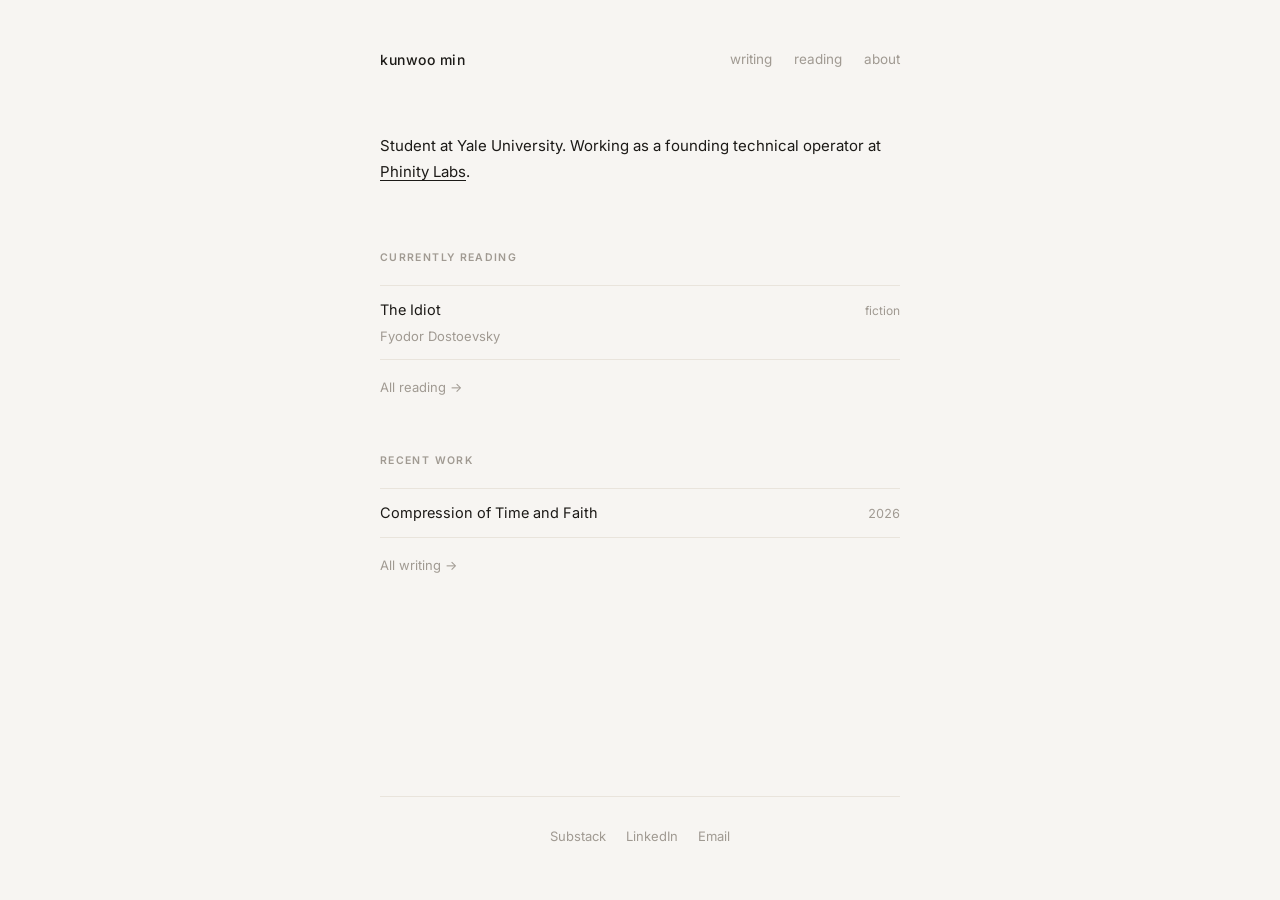
<file: index.html>
<!DOCTYPE html>
<html lang="en">
<head>
  <meta charset="UTF-8">
  <meta name="viewport" content="width=device-width, initial-scale=1.0">
  <meta name="description" content="Kunwoo Min — writing, reading, and occasional projects.">
  <title>Kunwoo Min</title>
  <link rel="preconnect" href="https://fonts.googleapis.com">
  <link rel="preconnect" href="https://fonts.gstatic.com" crossorigin>
  <link href="https://fonts.googleapis.com/css2?family=Inter:wght@400;500&display=swap" rel="stylesheet">
  <link rel="stylesheet" href="css/style.css">
</head>
<body>

<canvas id="trail"></canvas>

<div class="wrap">

  <header>
    <div class="header-row">
      <a href="index.html" class="logo">kunwoo min</a>
      <nav>
        <a href="writing.html">writing</a>
        <a href="reading.html">reading</a>
        <a href="about.html">about</a>
      </nav>
    </div>
  </header>

  <main>

    <div class="bio">
      <p>Student at Yale University. Working as a founding technical operator at <a href="https://www.phinity.ai/" target="_blank" rel="noopener">Phinity Labs</a>.</p>
    </div>

    <div class="section">
      <p class="label">Currently Reading</p>
      <ul class="books">

        <li class="book">
          <div class="book-row">
            <div>
              <div class="book-title">The Idiot</div>
              <div class="book-author">Fyodor Dostoevsky</div>
            </div>
            <span class="book-tag">fiction</span>
          </div>
        </li>

      </ul>
      <a href="reading.html" class="see-all">All reading →</a>
    </div>

    <div class="section">
      <p class="label">Recent Work</p>
      <ul class="posts">
        <li>
          <a href="writing/compression-of-time-and-faith.html">Compression of Time and Faith</a>
          <span class="post-date">2026</span>
        </li>
      </ul>
      <a href="writing.html" class="see-all">All writing →</a>
    </div>

  </main>

  <footer>
    <div class="footer-links">
      <a href="https://substack.com/@kmn989" target="_blank" rel="noopener">Substack</a>
      <a href="https://www.linkedin.com/in/kunwoomin" target="_blank" rel="noopener">LinkedIn</a>
      <a href="mailto:kunwoo.min@yale.edu">Email</a>
    </div>
  </footer>

</div>

<script src="js/main.js"></script>
</body>
</html>
</file>
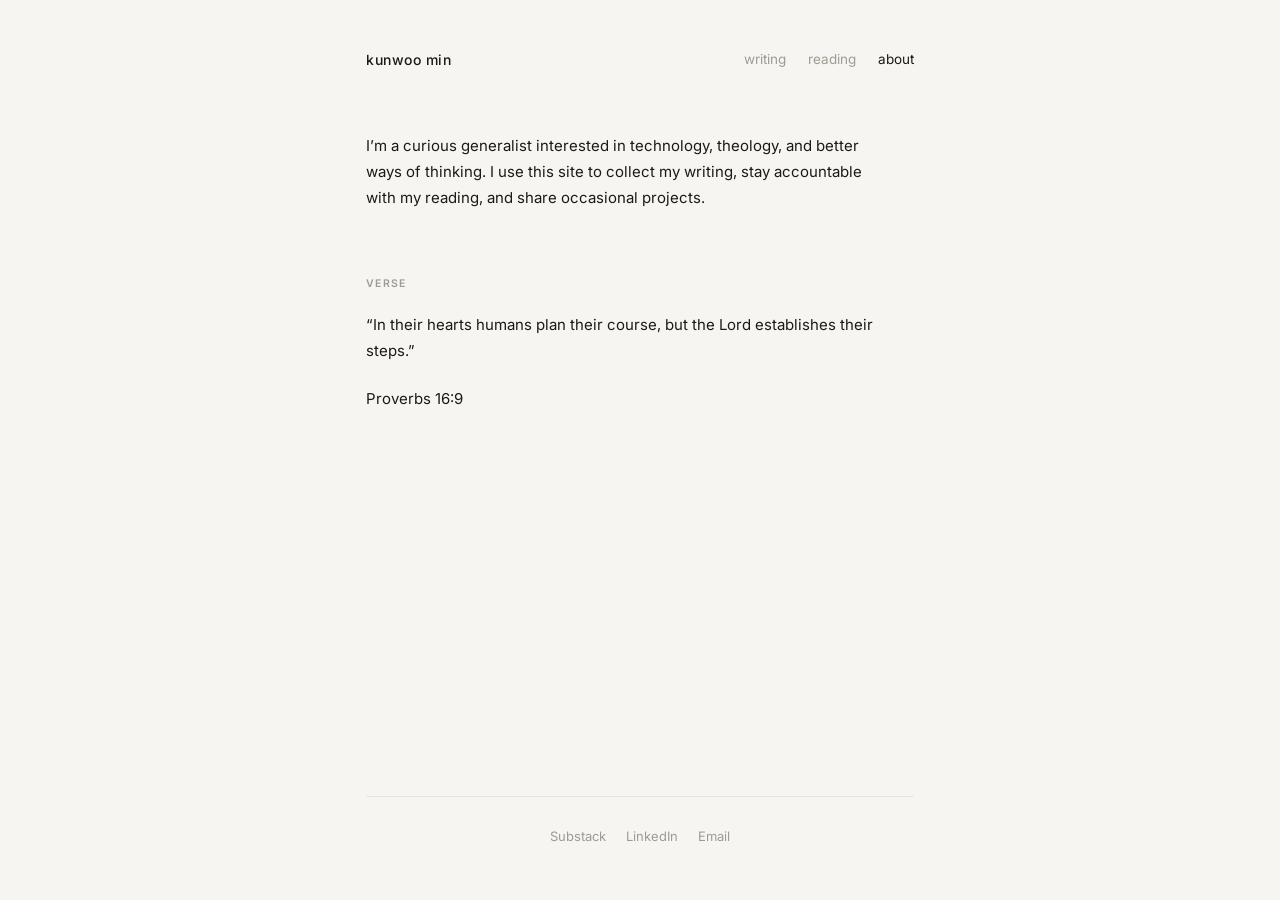
<file: about.html>
<!DOCTYPE html>
<html lang="en">
<head>
  <meta charset="UTF-8">
  <meta name="viewport" content="width=device-width, initial-scale=1.0">
  <meta name="description" content="About Kunwoo Min.">
  <title>About — Kunwoo Min</title>
  <link rel="preconnect" href="https://fonts.googleapis.com">
  <link rel="preconnect" href="https://fonts.gstatic.com" crossorigin>
  <link href="https://fonts.googleapis.com/css2?family=Inter:wght@400;500&display=swap" rel="stylesheet">
  <link rel="stylesheet" href="css/style.css">
</head>
<body>

<canvas id="trail"></canvas>

<div class="wrap">

  <header>
    <div class="header-row">
      <a href="index.html" class="logo">kunwoo min</a>
      <nav>
        <a href="writing.html">writing</a>
        <a href="reading.html">reading</a>
        <a href="about.html">about</a>
      </nav>
    </div>
  </header>

  <main>

    <div class="bio">
      <p>I’m a curious generalist interested in technology, theology, and better ways of thinking. I use this site to collect my writing, stay accountable with my reading, and share occasional projects.</p>
    </div>
      <p class="label">Verse</p>
      <div class="prose">
        <p>“In their hearts humans plan their course, but the Lord establishes their steps.”</p>
        <p>Proverbs 16:9</p>
      </div>

  </main>

  <footer>
    <div class="footer-links">
      <a href="https://substack.com/@kmn989" target="_blank" rel="noopener">Substack</a>
      <a href="https://www.linkedin.com/in/kunwoomin" target="_blank" rel="noopener">LinkedIn</a>
      <a href="mailto:kunwoo.min@yale.edu">Email</a>
    </div>
  </footer>

</div>

<script src="js/main.js"></script>
</body>
</html>
</file>
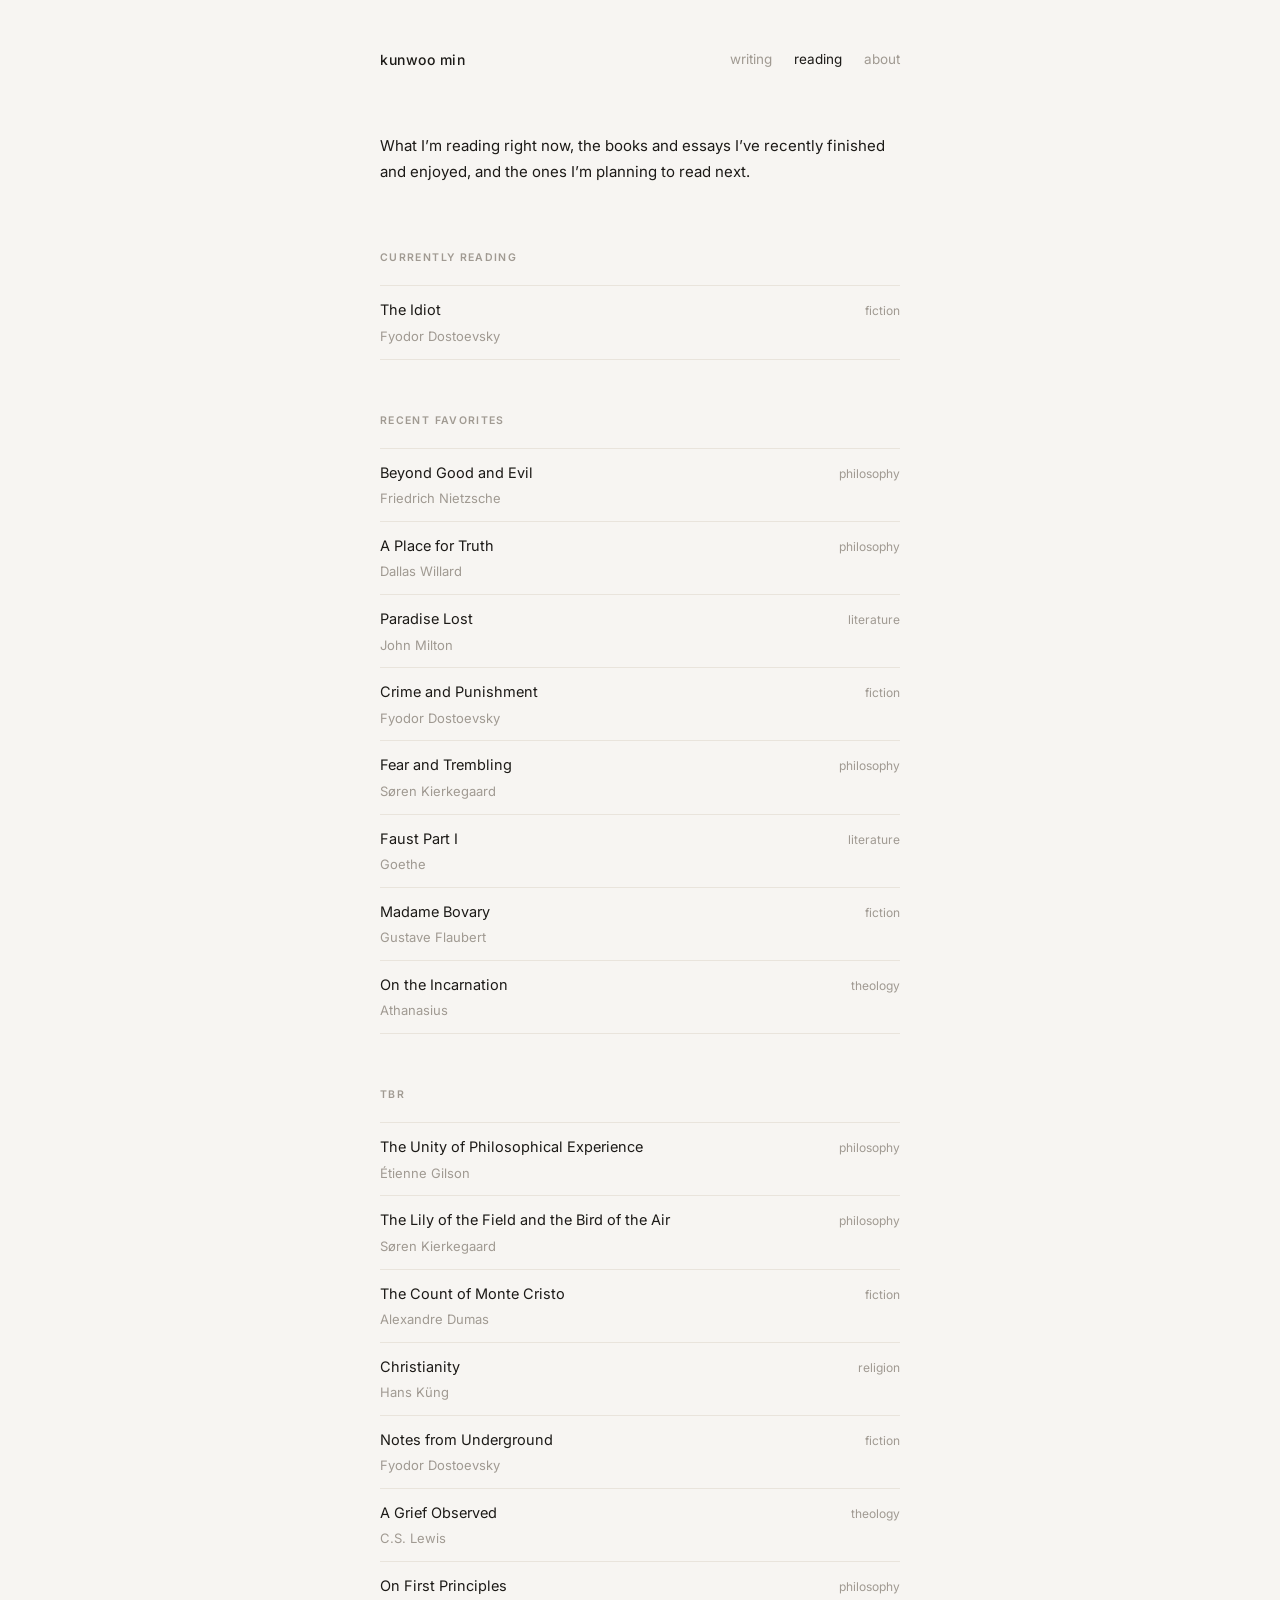
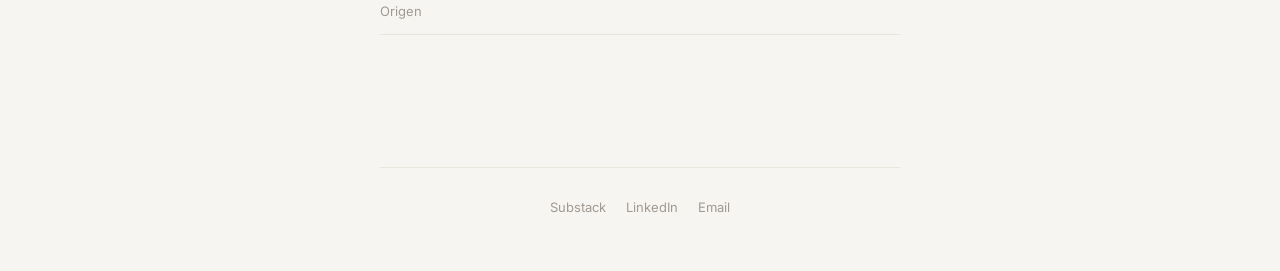
<file: reading.html>
<!DOCTYPE html>
<html lang="en">
<head>
  <meta charset="UTF-8">
  <meta name="viewport" content="width=device-width, initial-scale=1.0">
  <meta name="description" content="Books Kunwoo Min has read.">
  <title>Reading — Kunwoo Min</title>
  <link rel="preconnect" href="https://fonts.googleapis.com">
  <link rel="preconnect" href="https://fonts.gstatic.com" crossorigin>
  <link href="https://fonts.googleapis.com/css2?family=Inter:wght@400;500&display=swap" rel="stylesheet">
  <link rel="stylesheet" href="css/style.css">
</head>
<body>

<canvas id="trail"></canvas>

<div class="wrap">

  <header>
    <div class="header-row">
      <a href="index.html" class="logo">kunwoo min</a>
      <nav>
        <a href="writing.html">writing</a>
        <a href="reading.html">reading</a>
        <a href="about.html">about</a>
      </nav>
    </div>
  </header>

  <main>

    <div class="bio">
      <p>What I’m reading right now, the books and essays I’ve recently finished and enjoyed, and the ones I’m planning to read next.</p>
    </div>

    <div class="section">
      <p class="label">Currently Reading</p>
      <ul class="books">

        <li class="book">
          <div class="book-row">
            <div>
              <div class="book-title">The Idiot</div>
              <div class="book-author">Fyodor Dostoevsky</div>
            </div>
            <span class="book-tag">fiction</span>
          </div>
        </li>

      </ul>
    </div>

    <div class="section">
      <p class="label">Recent Favorites</p>
      <ul class="books">

        <li class="book">
          <div class="book-row">
            <div>
              <div class="book-title">Beyond Good and Evil</div>
              <div class="book-author">Friedrich Nietzsche</div>
            </div>
            <span class="book-tag">philosophy</span>
          </div>
        </li>

        <li class="book">
          <div class="book-row">
            <div>
              <div class="book-title">A Place for Truth</div>
              <div class="book-author">Dallas Willard</div>
            </div>
            <span class="book-tag">philosophy</span>
          </div>
        </li>

        <li class="book">
          <div class="book-row">
            <div>
              <div class="book-title">Paradise Lost</div>
              <div class="book-author">John Milton</div>
            </div>
            <span class="book-tag">literature</span>
          </div>
        </li>

        <li class="book">
          <div class="book-row">
            <div>
              <div class="book-title">Crime and Punishment</div>
              <div class="book-author">Fyodor Dostoevsky</div>
            </div>
            <span class="book-tag">fiction</span>
          </div>
        </li>

        <li class="book">
          <div class="book-row">
            <div>
              <div class="book-title">Fear and Trembling</div>
              <div class="book-author">Søren Kierkegaard</div>
            </div>
            <span class="book-tag">philosophy</span>
          </div>
        </li>

        <li class="book">
          <div class="book-row">
            <div>
              <div class="book-title">Faust Part I</div>
              <div class="book-author">Goethe</div>
            </div>
            <span class="book-tag">literature</span>
          </div>
        </li>

        <li class="book">
          <div class="book-row">
            <div>
              <div class="book-title">Madame Bovary</div>
              <div class="book-author">Gustave Flaubert</div>
            </div>
            <span class="book-tag">fiction</span>
          </div>
        </li>

        <li class="book">
          <div class="book-row">
            <div>
              <div class="book-title">On the Incarnation</div>
              <div class="book-author">Athanasius</div>
            </div>
            <span class="book-tag">theology</span>
          </div>
        </li>

      </ul>
    </div>

    <div class="section">
      <p class="label">TBR</p>
      <ul class="books">

        <li class="book">
          <div class="book-row">
            <div>
              <div class="book-title">The Unity of Philosophical Experience</div>
              <div class="book-author">Étienne Gilson</div>
            </div>
            <span class="book-tag">philosophy</span>
          </div>
        </li>

        <li class="book">
          <div class="book-row">
            <div>
              <div class="book-title">The Lily of the Field and the Bird of the Air</div>
              <div class="book-author">Søren Kierkegaard</div>
            </div>
            <span class="book-tag">philosophy</span>
          </div>
        </li>

        <li class="book">
          <div class="book-row">
            <div>
              <div class="book-title">The Count of Monte Cristo</div>
              <div class="book-author">Alexandre Dumas</div>
            </div>
            <span class="book-tag">fiction</span>
          </div>
        </li>

        <li class="book">
          <div class="book-row">
            <div>
              <div class="book-title">Christianity</div>
              <div class="book-author">Hans Küng</div>
            </div>
            <span class="book-tag">religion</span>
          </div>
        </li>

        <li class="book">
          <div class="book-row">
            <div>
              <div class="book-title">Notes from Underground</div>
              <div class="book-author">Fyodor Dostoevsky</div>
            </div>
            <span class="book-tag">fiction</span>
          </div>
        </li>

        <li class="book">
          <div class="book-row">
            <div>
              <div class="book-title">A Grief Observed</div>
              <div class="book-author">C.S. Lewis</div>
            </div>
            <span class="book-tag">theology</span>
          </div>
        </li>

        <li class="book">
          <div class="book-row">
            <div>
              <div class="book-title">On First Principles</div>
              <div class="book-author">Origen</div>
            </div>
            <span class="book-tag">philosophy</span>
          </div>
        </li>

      </ul>
    </div>

  </main>

  <footer>
    <div class="footer-links">
      <a href="https://substack.com/@kmn989" target="_blank" rel="noopener">Substack</a>
      <a href="https://www.linkedin.com/in/kunwoomin" target="_blank" rel="noopener">LinkedIn</a>
      <a href="mailto:kunwoo.min@yale.edu">Email</a>
    </div>
  </footer>

</div>

<script src="js/main.js"></script>
</body>
</html>
</file>
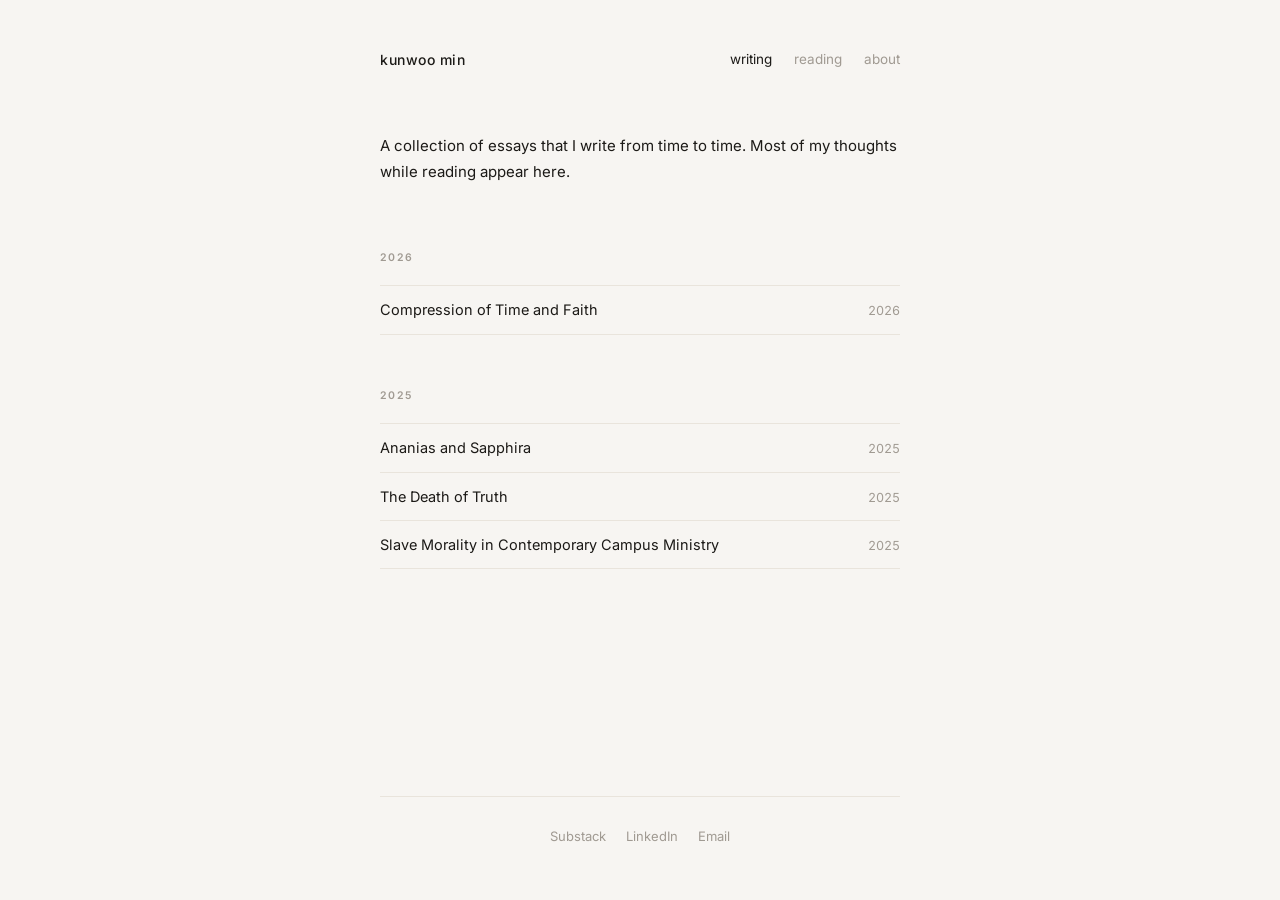
<file: writing.html>
<!DOCTYPE html>
<html lang="en">
<head>
  <meta charset="UTF-8">
  <meta name="viewport" content="width=device-width, initial-scale=1.0">
  <meta name="description" content="Writing by Kunwoo Min.">
  <title>Writing — Kunwoo Min</title>
  <link rel="preconnect" href="https://fonts.googleapis.com">
  <link rel="preconnect" href="https://fonts.gstatic.com" crossorigin>
  <link href="https://fonts.googleapis.com/css2?family=Inter:wght@400;500&display=swap" rel="stylesheet">
  <link rel="stylesheet" href="css/style.css">
</head>
<body>

<canvas id="trail"></canvas>

<div class="wrap">

  <header>
    <div class="header-row">
      <a href="index.html" class="logo">kunwoo min</a>
      <nav>
        <a href="writing.html">writing</a>
        <a href="reading.html">reading</a>
        <a href="about.html">about</a>
      </nav>
    </div>
  </header>

  <main>

    <div class="bio">
      <p>A collection of essays that I write from time to time. Most of my thoughts while reading appear here.</p>
    </div>

    <div class="section">
      <p class="label">2026</p>
      <ul class="posts">
        <li>
          <a href="writing/compression-of-time-and-faith.html">Compression of Time and Faith</a>
          <span class="post-date">2026</span>
        </li>
      </ul>
    </div>

    <div class="section">
      <p class="label">2025</p>
      <ul class="posts">
        <li>
          <a href="writing/ananias-and-sapphira.html">Ananias and Sapphira</a>
          <span class="post-date">2025</span>
        </li>
        <li>
          <a href="writing/the-death-of-truth.html">The Death of Truth</a>
          <span class="post-date">2025</span>
        </li>
        <li>
          <a href="writing/slave-morality.html">Slave Morality in Contemporary Campus Ministry</a>
          <span class="post-date">2025</span>
        </li>
      </ul>
    </div>

  </main>

  <footer>
    <div class="footer-links">
      <a href="https://substack.com/@kmn989" target="_blank" rel="noopener">Substack</a>
      <a href="https://www.linkedin.com/in/kunwoomin" target="_blank" rel="noopener">LinkedIn</a>
      <a href="mailto:kunwoo.min@yale.edu">Email</a>
    </div>
  </footer>

</div>

<script src="js/main.js"></script>
</body>
</html>
</file>
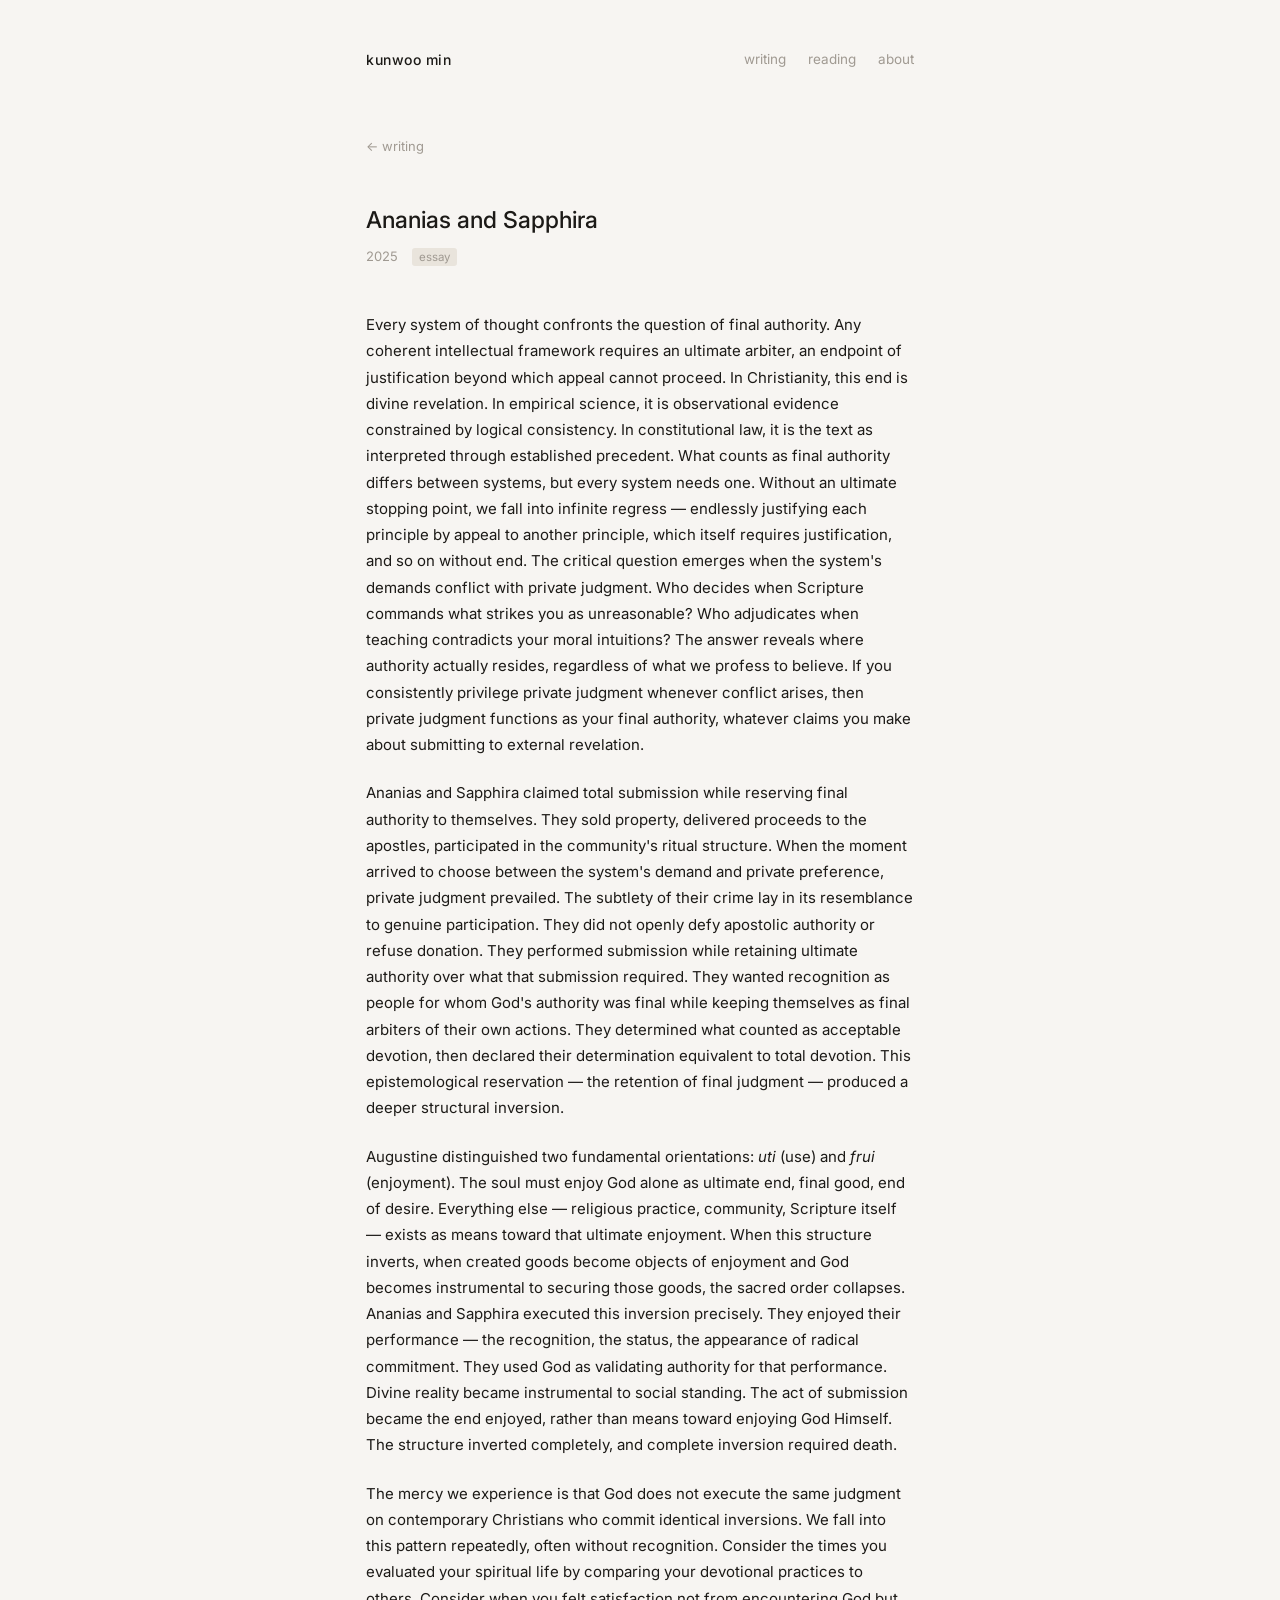
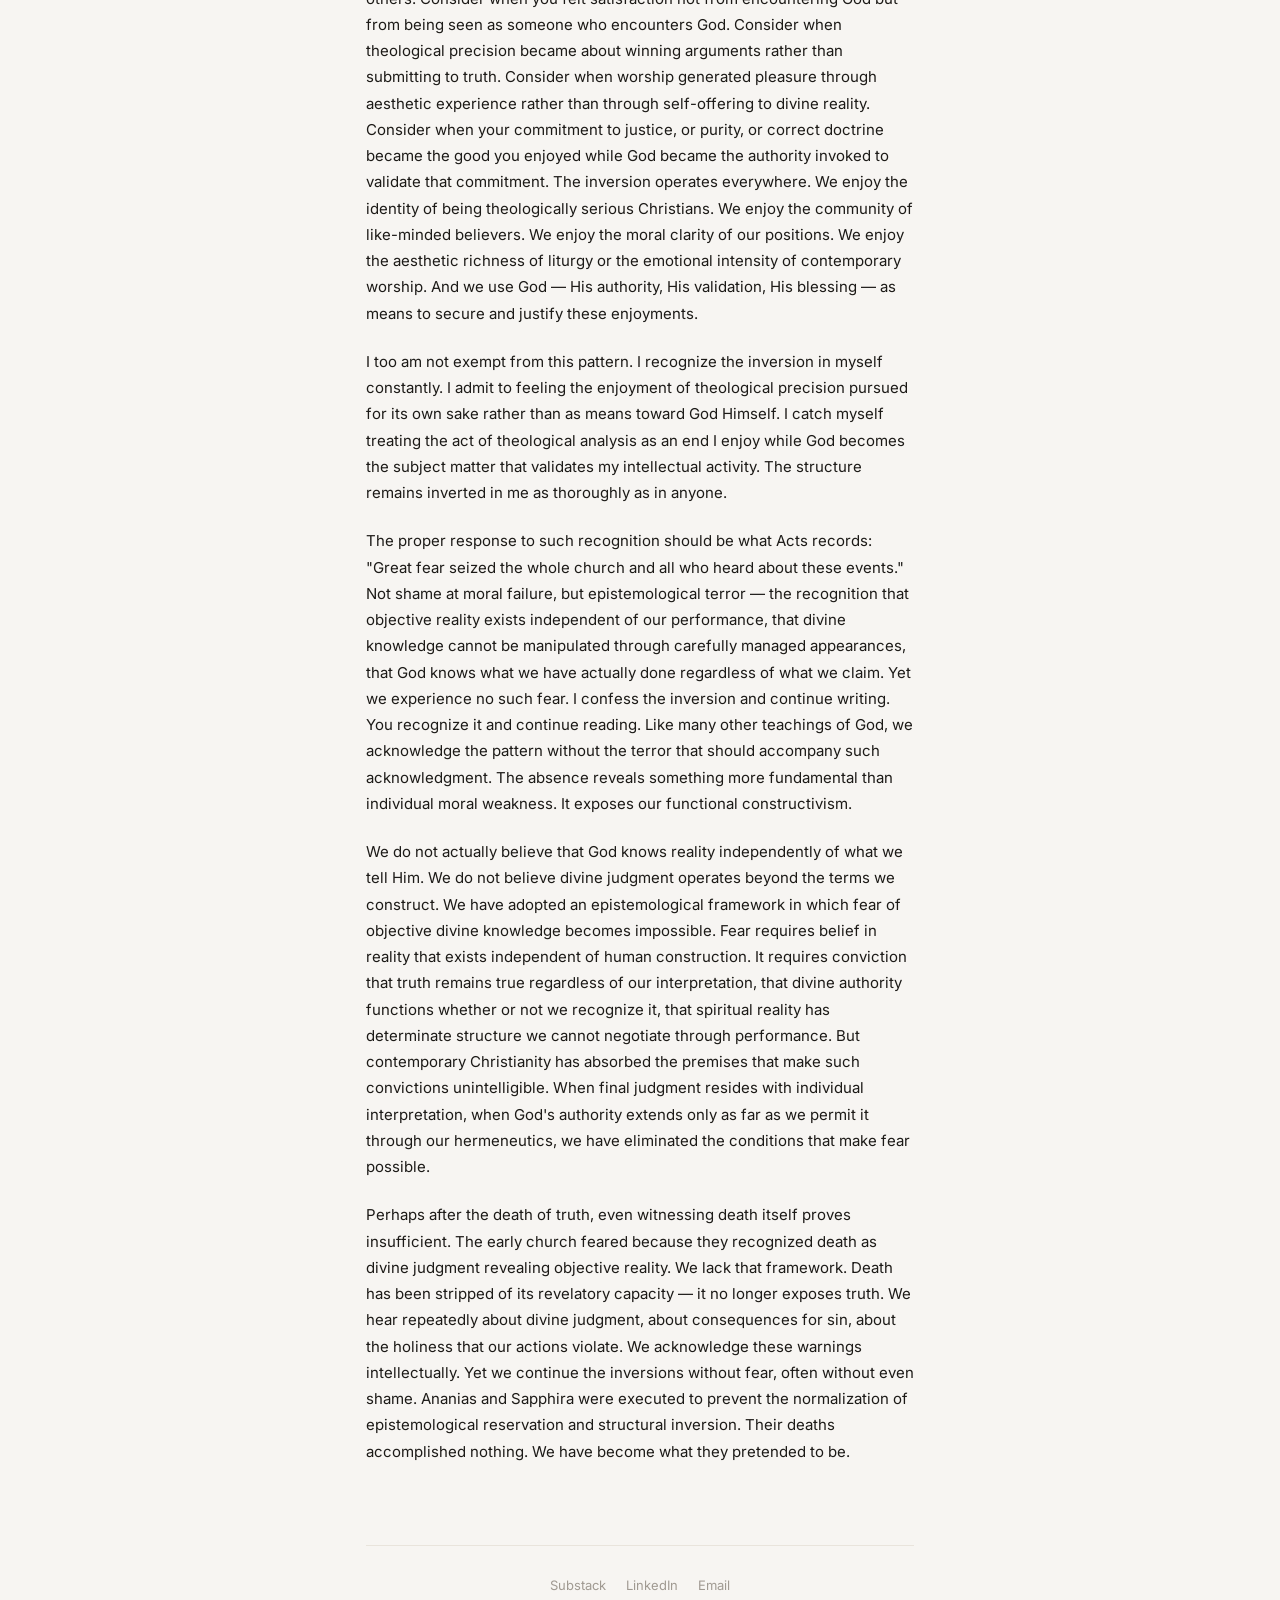
<file: writing/ananias-and-sapphira.html>
<!DOCTYPE html>
<html lang="en">
<head>
  <meta charset="UTF-8">
  <meta name="viewport" content="width=device-width, initial-scale=1.0">
  <meta name="description" content="Ananias and Sapphira performed submission while retaining ultimate authority over what that submission required.">
  <title>Ananias and Sapphira — Kunwoo Min</title>
  <link rel="preconnect" href="https://fonts.googleapis.com">
  <link rel="preconnect" href="https://fonts.gstatic.com" crossorigin>
  <link href="https://fonts.googleapis.com/css2?family=Inter:wght@400;500&display=swap" rel="stylesheet">
  <link rel="stylesheet" href="../css/style.css">
</head>
<body>

<canvas id="trail"></canvas>

<div class="wrap">

  <header>
    <div class="header-row">
      <a href="../index.html" class="logo">kunwoo min</a>
      <nav>
        <a href="../writing.html">writing</a>
        <a href="../reading.html">reading</a>
        <a href="../about.html">about</a>
      </nav>
    </div>
  </header>

  <main>

    <a href="../writing.html" class="back">← writing</a>

    <div class="post-hd">
      <h1 class="post-title">Ananias and Sapphira</h1>
      <p class="post-meta">2025 <span class="post-tag">essay</span></p>
    </div>

    <div class="prose">

      <p>Every system of thought confronts the question of final authority. Any coherent intellectual framework requires an ultimate arbiter, an endpoint of justification beyond which appeal cannot proceed. In Christianity, this end is divine revelation. In empirical science, it is observational evidence constrained by logical consistency. In constitutional law, it is the text as interpreted through established precedent. What counts as final authority differs between systems, but every system needs one. Without an ultimate stopping point, we fall into infinite regress — endlessly justifying each principle by appeal to another principle, which itself requires justification, and so on without end. The critical question emerges when the system's demands conflict with private judgment. Who decides when Scripture commands what strikes you as unreasonable? Who adjudicates when teaching contradicts your moral intuitions? The answer reveals where authority actually resides, regardless of what we profess to believe. If you consistently privilege private judgment whenever conflict arises, then private judgment functions as your final authority, whatever claims you make about submitting to external revelation.</p>

      <p>Ananias and Sapphira claimed total submission while reserving final authority to themselves. They sold property, delivered proceeds to the apostles, participated in the community's ritual structure. When the moment arrived to choose between the system's demand and private preference, private judgment prevailed. The subtlety of their crime lay in its resemblance to genuine participation. They did not openly defy apostolic authority or refuse donation. They performed submission while retaining ultimate authority over what that submission required. They wanted recognition as people for whom God's authority was final while keeping themselves as final arbiters of their own actions. They determined what counted as acceptable devotion, then declared their determination equivalent to total devotion. This epistemological reservation — the retention of final judgment — produced a deeper structural inversion.</p>

      <p>Augustine distinguished two fundamental orientations: <em>uti</em> (use) and <em>frui</em> (enjoyment). The soul must enjoy God alone as ultimate end, final good, end of desire. Everything else — religious practice, community, Scripture itself — exists as means toward that ultimate enjoyment. When this structure inverts, when created goods become objects of enjoyment and God becomes instrumental to securing those goods, the sacred order collapses. Ananias and Sapphira executed this inversion precisely. They enjoyed their performance — the recognition, the status, the appearance of radical commitment. They used God as validating authority for that performance. Divine reality became instrumental to social standing. The act of submission became the end enjoyed, rather than means toward enjoying God Himself. The structure inverted completely, and complete inversion required death.</p>

      <p>The mercy we experience is that God does not execute the same judgment on contemporary Christians who commit identical inversions. We fall into this pattern repeatedly, often without recognition. Consider the times you evaluated your spiritual life by comparing your devotional practices to others. Consider when you felt satisfaction not from encountering God but from being seen as someone who encounters God. Consider when theological precision became about winning arguments rather than submitting to truth. Consider when worship generated pleasure through aesthetic experience rather than through self-offering to divine reality. Consider when your commitment to justice, or purity, or correct doctrine became the good you enjoyed while God became the authority invoked to validate that commitment. The inversion operates everywhere. We enjoy the identity of being theologically serious Christians. We enjoy the community of like-minded believers. We enjoy the moral clarity of our positions. We enjoy the aesthetic richness of liturgy or the emotional intensity of contemporary worship. And we use God — His authority, His validation, His blessing — as means to secure and justify these enjoyments.</p>

      <p>I too am not exempt from this pattern. I recognize the inversion in myself constantly. I admit to feeling the enjoyment of theological precision pursued for its own sake rather than as means toward God Himself. I catch myself treating the act of theological analysis as an end I enjoy while God becomes the subject matter that validates my intellectual activity. The structure remains inverted in me as thoroughly as in anyone.</p>

      <p>The proper response to such recognition should be what Acts records: "Great fear seized the whole church and all who heard about these events." Not shame at moral failure, but epistemological terror — the recognition that objective reality exists independent of our performance, that divine knowledge cannot be manipulated through carefully managed appearances, that God knows what we have actually done regardless of what we claim. Yet we experience no such fear. I confess the inversion and continue writing. You recognize it and continue reading. Like many other teachings of God, we acknowledge the pattern without the terror that should accompany such acknowledgment. The absence reveals something more fundamental than individual moral weakness. It exposes our functional constructivism.</p>

      <p>We do not actually believe that God knows reality independently of what we tell Him. We do not believe divine judgment operates beyond the terms we construct. We have adopted an epistemological framework in which fear of objective divine knowledge becomes impossible. Fear requires belief in reality that exists independent of human construction. It requires conviction that truth remains true regardless of our interpretation, that divine authority functions whether or not we recognize it, that spiritual reality has determinate structure we cannot negotiate through performance. But contemporary Christianity has absorbed the premises that make such convictions unintelligible. When final judgment resides with individual interpretation, when God's authority extends only as far as we permit it through our hermeneutics, we have eliminated the conditions that make fear possible.</p>

      <p>Perhaps after the death of truth, even witnessing death itself proves insufficient. The early church feared because they recognized death as divine judgment revealing objective reality. We lack that framework. Death has been stripped of its revelatory capacity — it no longer exposes truth. We hear repeatedly about divine judgment, about consequences for sin, about the holiness that our actions violate. We acknowledge these warnings intellectually. Yet we continue the inversions without fear, often without even shame. Ananias and Sapphira were executed to prevent the normalization of epistemological reservation and structural inversion. Their deaths accomplished nothing. We have become what they pretended to be.</p>

    </div>

  </main>

  <footer>
    <div class="footer-links">
      <a href="https://substack.com/@kmn989" target="_blank" rel="noopener">Substack</a>
      <a href="https://www.linkedin.com/in/kunwoomin" target="_blank" rel="noopener">LinkedIn</a>
      <a href="mailto:kunwoo.min@yale.edu">Email</a>
    </div>
  </footer>

</div>

<script src="../js/main.js"></script>
</body>
</html>
</file>
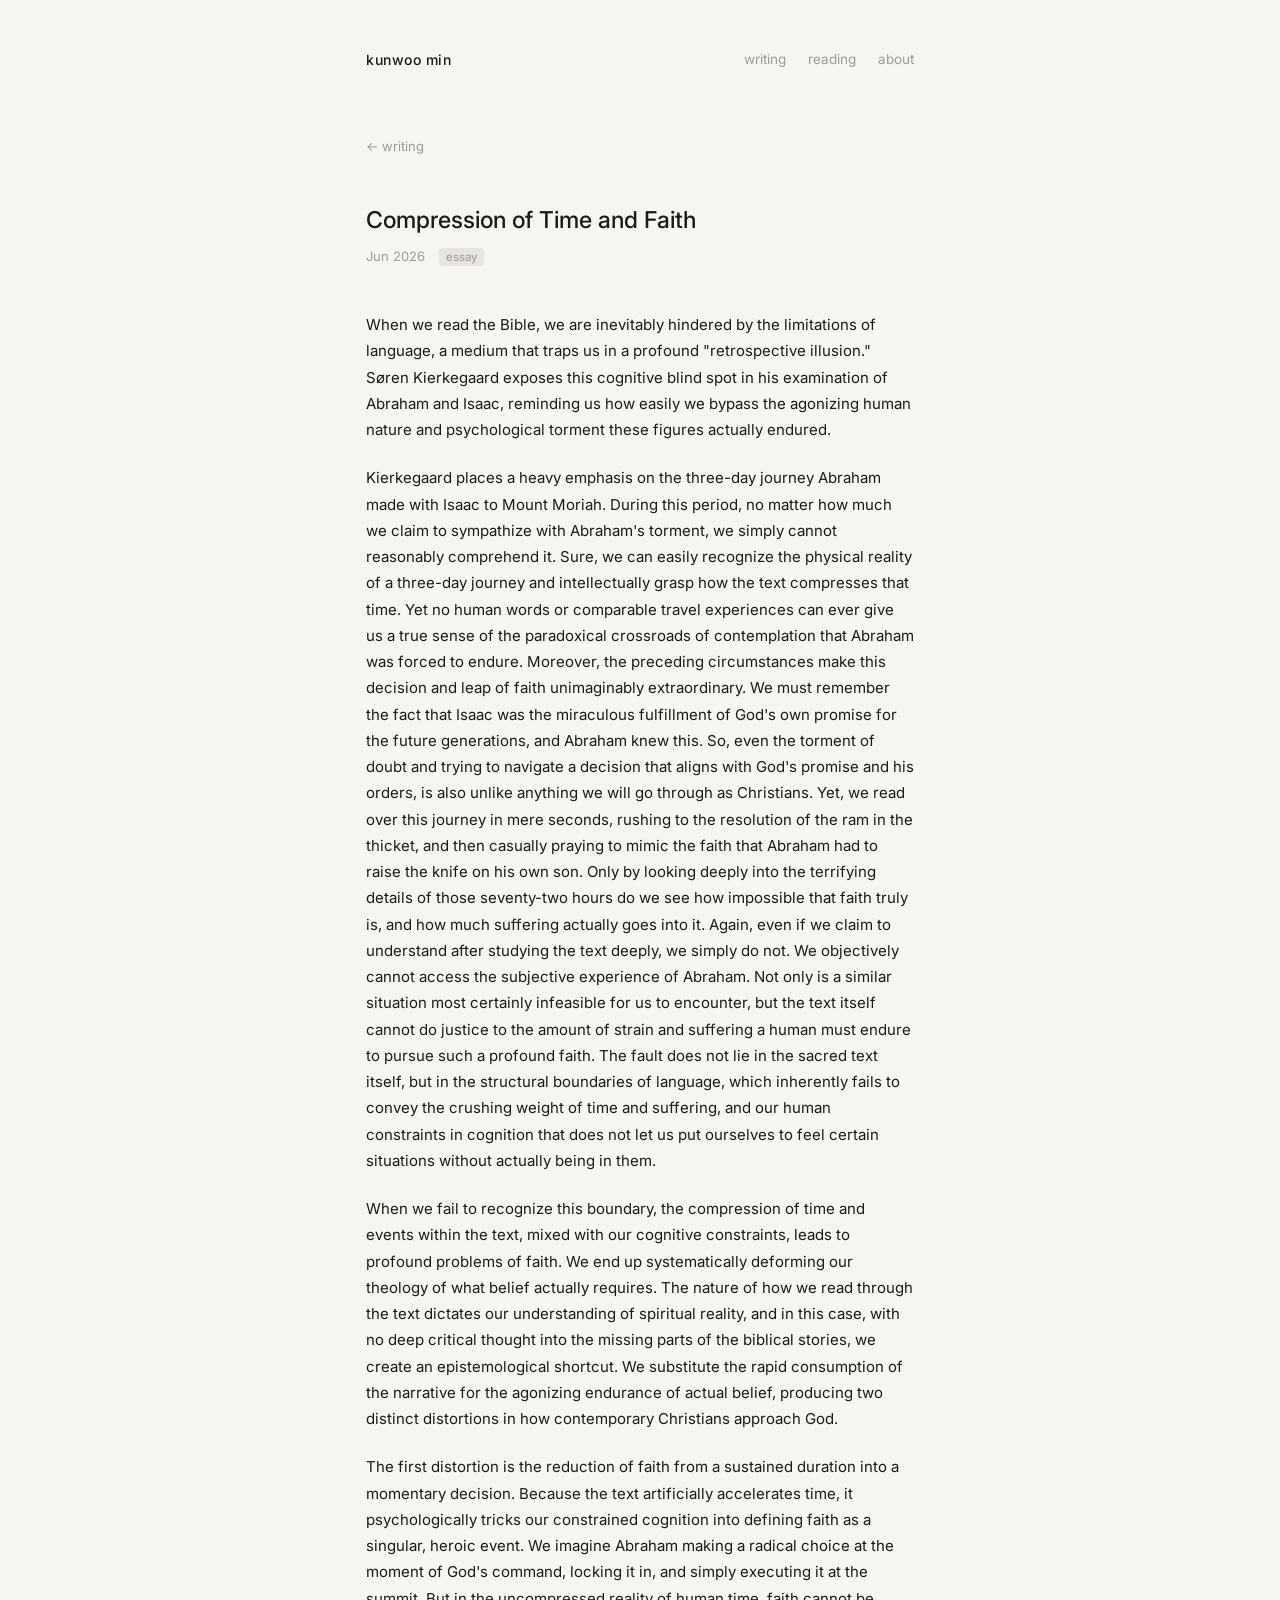
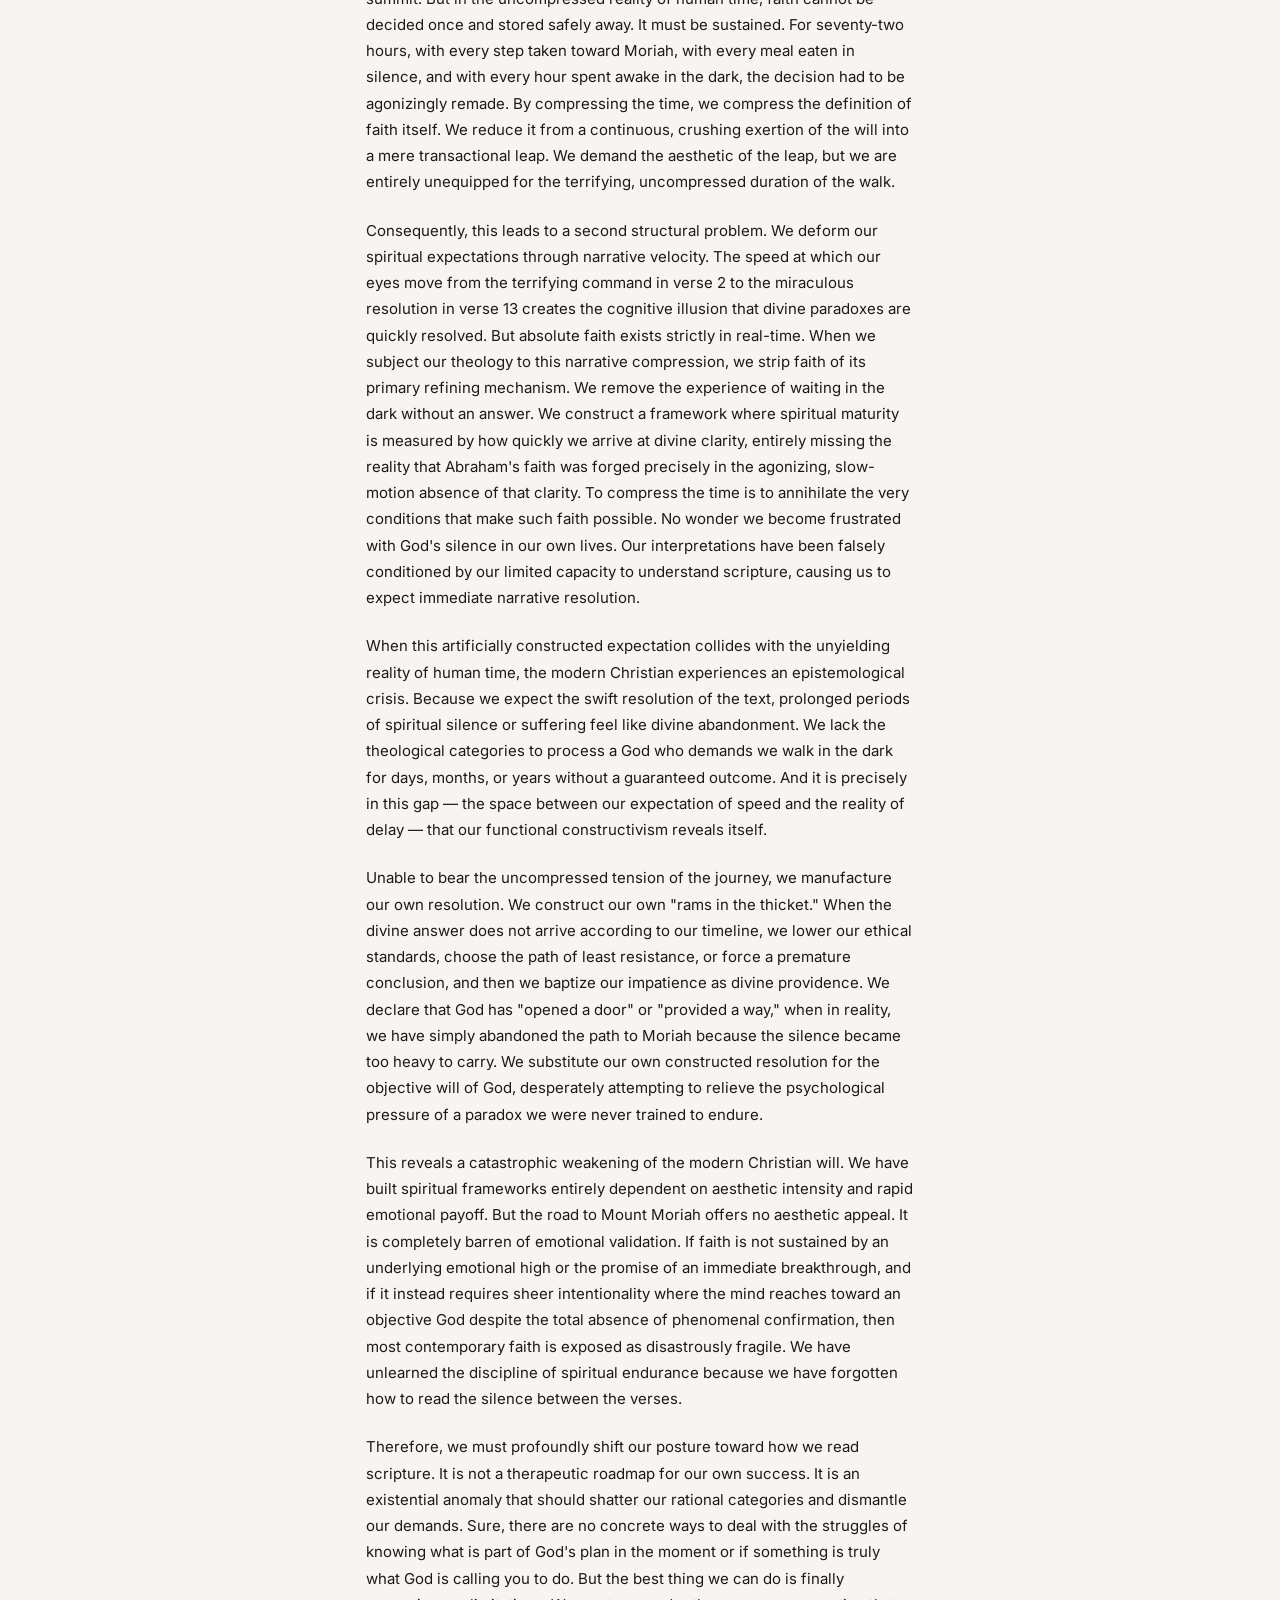
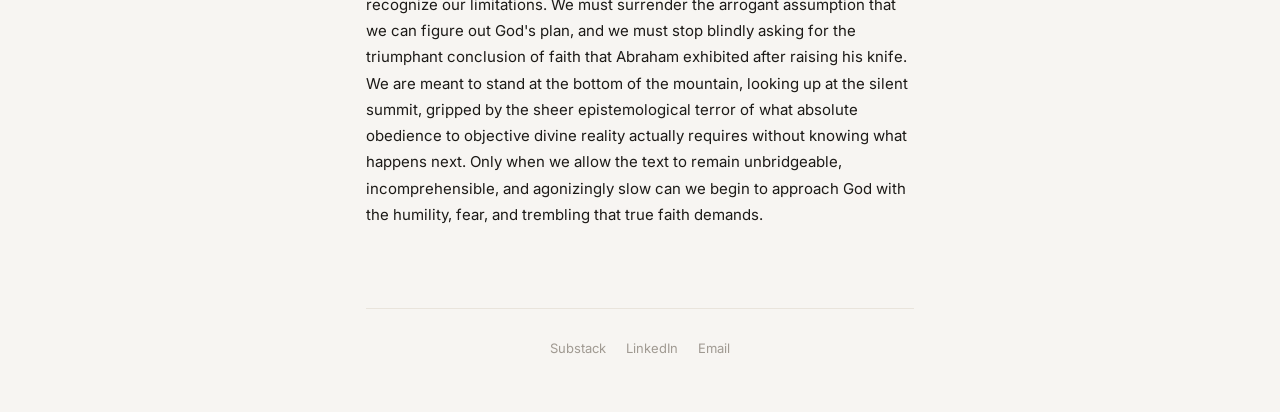
<file: writing/compression-of-time-and-faith.html>
<!DOCTYPE html>
<html lang="en">
<head>
  <meta charset="UTF-8">
  <meta name="viewport" content="width=device-width, initial-scale=1.0">
  <meta name="description" content="Only when we allow the text to remain unbridgeable, incomprehensible, and agonizingly slow can we begin to approach God with the humility, fear, and trembling that true faith demands.">
  <title>Compression of Time and Faith — Kunwoo Min</title>
  <link rel="preconnect" href="https://fonts.googleapis.com">
  <link rel="preconnect" href="https://fonts.gstatic.com" crossorigin>
  <link href="https://fonts.googleapis.com/css2?family=Inter:wght@400;500&display=swap" rel="stylesheet">
  <link rel="stylesheet" href="../css/style.css">
</head>
<body>

<canvas id="trail"></canvas>

<div class="wrap">

  <header>
    <div class="header-row">
      <a href="../index.html" class="logo">kunwoo min</a>
      <nav>
        <a href="../writing.html">writing</a>
        <a href="../reading.html">reading</a>
        <a href="../about.html">about</a>
      </nav>
    </div>
  </header>

  <main>

    <a href="../writing.html" class="back">← writing</a>

    <div class="post-hd">
      <h1 class="post-title">Compression of Time and Faith</h1>
      <p class="post-meta">Jun 2026 <span class="post-tag">essay</span></p>
    </div>

    <div class="prose">

      <p>When we read the Bible, we are inevitably hindered by the limitations of language, a medium that traps us in a profound "retrospective illusion." Søren Kierkegaard exposes this cognitive blind spot in his examination of Abraham and Isaac, reminding us how easily we bypass the agonizing human nature and psychological torment these figures actually endured.</p>

      <p>Kierkegaard places a heavy emphasis on the three-day journey Abraham made with Isaac to Mount Moriah. During this period, no matter how much we claim to sympathize with Abraham's torment, we simply cannot reasonably comprehend it. Sure, we can easily recognize the physical reality of a three-day journey and intellectually grasp how the text compresses that time. Yet no human words or comparable travel experiences can ever give us a true sense of the paradoxical crossroads of contemplation that Abraham was forced to endure. Moreover, the preceding circumstances make this decision and leap of faith unimaginably extraordinary. We must remember the fact that Isaac was the miraculous fulfillment of God's own promise for the future generations, and Abraham knew this. So, even the torment of doubt and trying to navigate a decision that aligns with God's promise and his orders, is also unlike anything we will go through as Christians. Yet, we read over this journey in mere seconds, rushing to the resolution of the ram in the thicket, and then casually praying to mimic the faith that Abraham had to raise the knife on his own son. Only by looking deeply into the terrifying details of those seventy-two hours do we see how impossible that faith truly is, and how much suffering actually goes into it. Again, even if we claim to understand after studying the text deeply, we simply do not. We objectively cannot access the subjective experience of Abraham. Not only is a similar situation most certainly infeasible for us to encounter, but the text itself cannot do justice to the amount of strain and suffering a human must endure to pursue such a profound faith. The fault does not lie in the sacred text itself, but in the structural boundaries of language, which inherently fails to convey the crushing weight of time and suffering, and our human constraints in cognition that does not let us put ourselves to feel certain situations without actually being in them.</p>

      <p>When we fail to recognize this boundary, the compression of time and events within the text, mixed with our cognitive constraints, leads to profound problems of faith. We end up systematically deforming our theology of what belief actually requires. The nature of how we read through the text dictates our understanding of spiritual reality, and in this case, with no deep critical thought into the missing parts of the biblical stories, we create an epistemological shortcut. We substitute the rapid consumption of the narrative for the agonizing endurance of actual belief, producing two distinct distortions in how contemporary Christians approach God.</p>

      <p>The first distortion is the reduction of faith from a sustained duration into a momentary decision. Because the text artificially accelerates time, it psychologically tricks our constrained cognition into defining faith as a singular, heroic event. We imagine Abraham making a radical choice at the moment of God's command, locking it in, and simply executing it at the summit. But in the uncompressed reality of human time, faith cannot be decided once and stored safely away. It must be sustained. For seventy-two hours, with every step taken toward Moriah, with every meal eaten in silence, and with every hour spent awake in the dark, the decision had to be agonizingly remade. By compressing the time, we compress the definition of faith itself. We reduce it from a continuous, crushing exertion of the will into a mere transactional leap. We demand the aesthetic of the leap, but we are entirely unequipped for the terrifying, uncompressed duration of the walk.</p>

      <p>Consequently, this leads to a second structural problem. We deform our spiritual expectations through narrative velocity. The speed at which our eyes move from the terrifying command in verse 2 to the miraculous resolution in verse 13 creates the cognitive illusion that divine paradoxes are quickly resolved. But absolute faith exists strictly in real-time. When we subject our theology to this narrative compression, we strip faith of its primary refining mechanism. We remove the experience of waiting in the dark without an answer. We construct a framework where spiritual maturity is measured by how quickly we arrive at divine clarity, entirely missing the reality that Abraham's faith was forged precisely in the agonizing, slow-motion absence of that clarity. To compress the time is to annihilate the very conditions that make such faith possible. No wonder we become frustrated with God's silence in our own lives. Our interpretations have been falsely conditioned by our limited capacity to understand scripture, causing us to expect immediate narrative resolution.</p>

      <p>When this artificially constructed expectation collides with the unyielding reality of human time, the modern Christian experiences an epistemological crisis. Because we expect the swift resolution of the text, prolonged periods of spiritual silence or suffering feel like divine abandonment. We lack the theological categories to process a God who demands we walk in the dark for days, months, or years without a guaranteed outcome. And it is precisely in this gap — the space between our expectation of speed and the reality of delay — that our functional constructivism reveals itself.</p>

      <p>Unable to bear the uncompressed tension of the journey, we manufacture our own resolution. We construct our own "rams in the thicket." When the divine answer does not arrive according to our timeline, we lower our ethical standards, choose the path of least resistance, or force a premature conclusion, and then we baptize our impatience as divine providence. We declare that God has "opened a door" or "provided a way," when in reality, we have simply abandoned the path to Moriah because the silence became too heavy to carry. We substitute our own constructed resolution for the objective will of God, desperately attempting to relieve the psychological pressure of a paradox we were never trained to endure.</p>

      <p>This reveals a catastrophic weakening of the modern Christian will. We have built spiritual frameworks entirely dependent on aesthetic intensity and rapid emotional payoff. But the road to Mount Moriah offers no aesthetic appeal. It is completely barren of emotional validation. If faith is not sustained by an underlying emotional high or the promise of an immediate breakthrough, and if it instead requires sheer intentionality where the mind reaches toward an objective God despite the total absence of phenomenal confirmation, then most contemporary faith is exposed as disastrously fragile. We have unlearned the discipline of spiritual endurance because we have forgotten how to read the silence between the verses.</p>

      <p>Therefore, we must profoundly shift our posture toward how we read scripture. It is not a therapeutic roadmap for our own success. It is an existential anomaly that should shatter our rational categories and dismantle our demands. Sure, there are no concrete ways to deal with the struggles of knowing what is part of God's plan in the moment or if something is truly what God is calling you to do. But the best thing we can do is finally recognize our limitations. We must surrender the arrogant assumption that we can figure out God's plan, and we must stop blindly asking for the triumphant conclusion of faith that Abraham exhibited after raising his knife. We are meant to stand at the bottom of the mountain, looking up at the silent summit, gripped by the sheer epistemological terror of what absolute obedience to objective divine reality actually requires without knowing what happens next. Only when we allow the text to remain unbridgeable, incomprehensible, and agonizingly slow can we begin to approach God with the humility, fear, and trembling that true faith demands.</p>

    </div>

  </main>

  <footer>
    <div class="footer-links">
      <a href="https://substack.com/@kmn989" target="_blank" rel="noopener">Substack</a>
      <a href="https://www.linkedin.com/in/kunwoomin" target="_blank" rel="noopener">LinkedIn</a>
      <a href="mailto:kunwoo.min@yale.edu">Email</a>
    </div>
  </footer>

</div>

<script src="../js/main.js"></script>
</body>
</html>
</file>
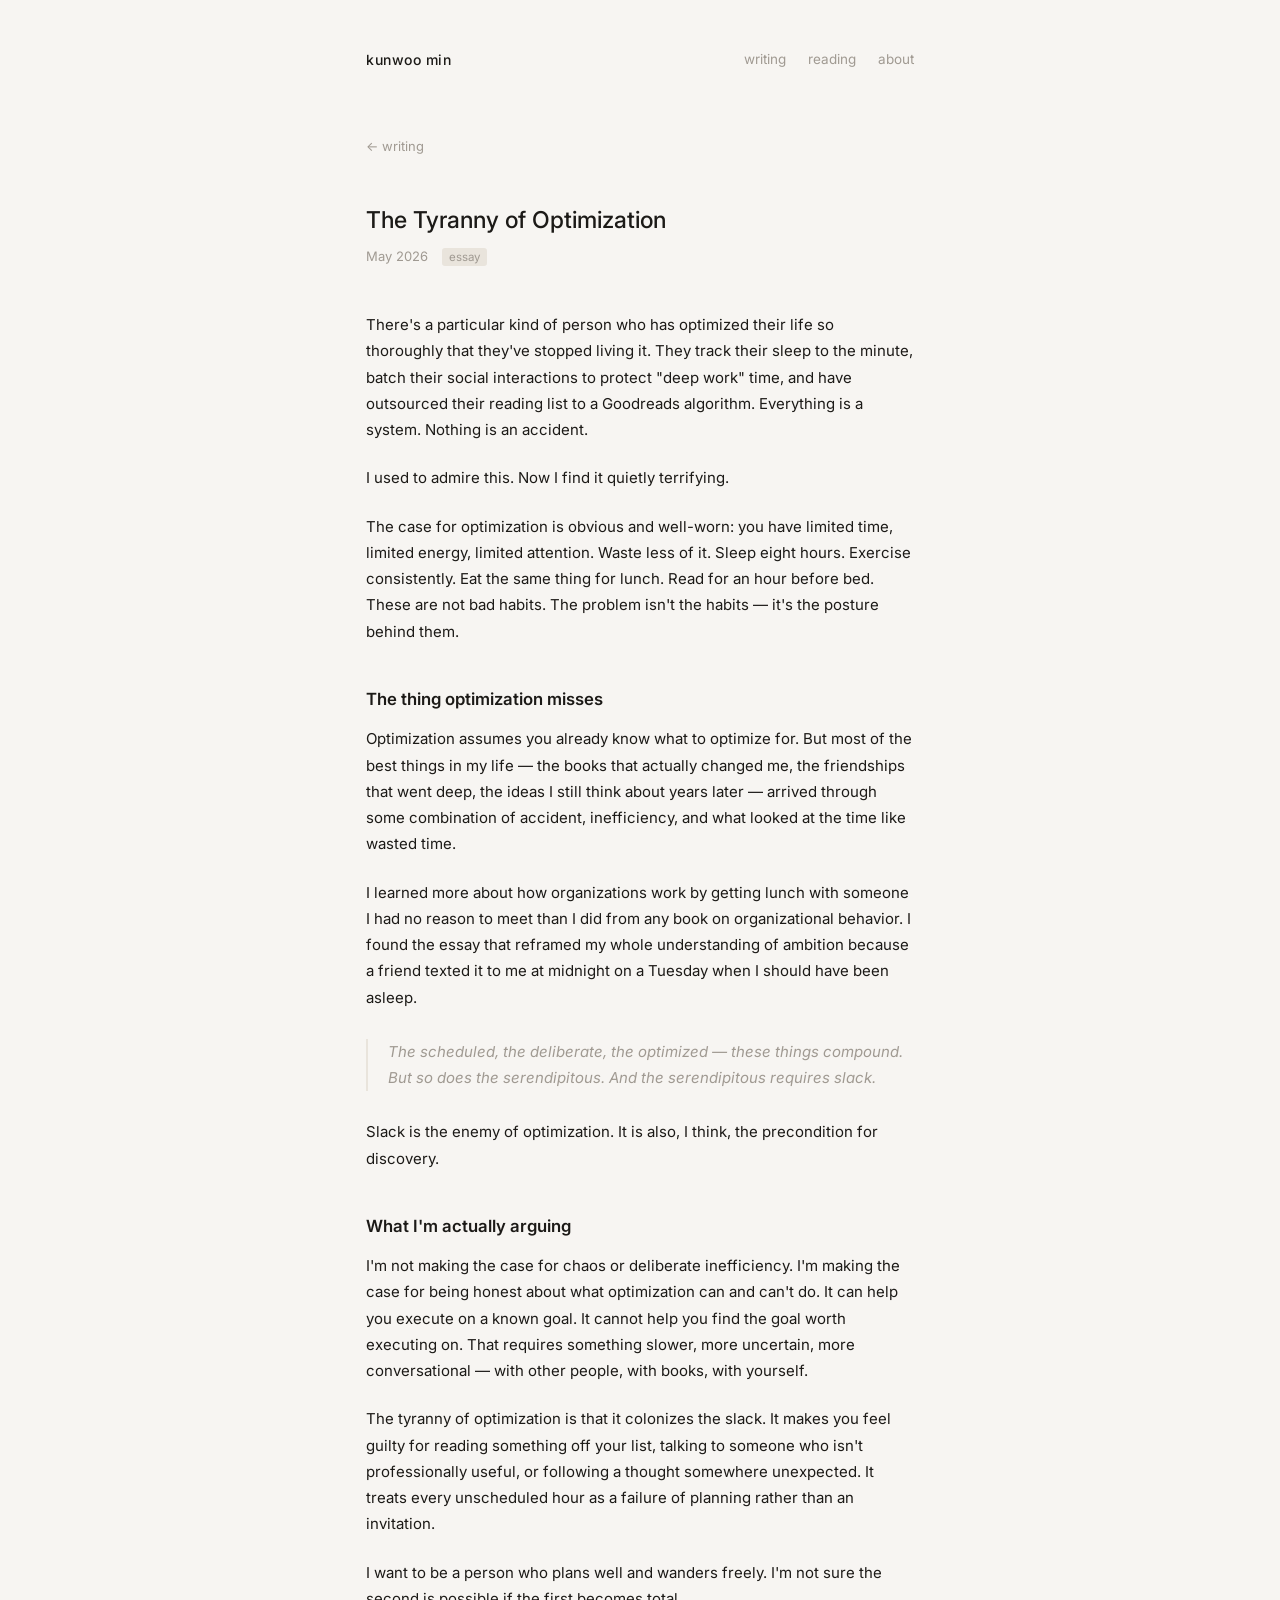
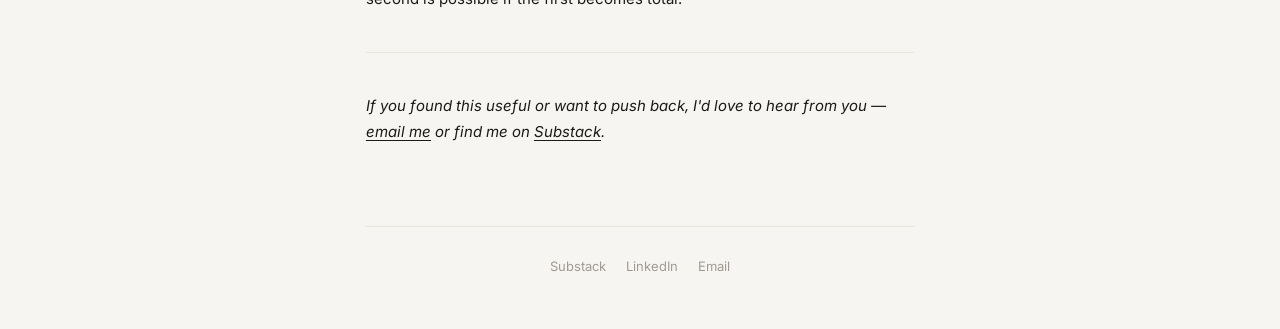
<file: writing/post-template.html>
<!DOCTYPE html>
<html lang="en">
<head>
  <meta charset="UTF-8">
  <meta name="viewport" content="width=device-width, initial-scale=1.0">
  <!--
    HOW TO ADD A POST (e.g. from Substack):
    1. Duplicate this file, rename it to your post slug (e.g. "on-reading-slowly.html")
    2. Update <title>, the post-title, post-meta date + tags below
    3. Paste your content inside <div class="prose"> — plain paragraphs work fine
    4. Add an entry to writing.html and update the 3 recent posts on index.html
  -->
  <meta name="description" content="The Tyranny of Optimization — Kunwoo Min">
  <title>The Tyranny of Optimization — Kunwoo Min</title>
  <link rel="preconnect" href="https://fonts.googleapis.com">
  <link rel="preconnect" href="https://fonts.gstatic.com" crossorigin>
  <link href="https://fonts.googleapis.com/css2?family=Inter:wght@400;500&display=swap" rel="stylesheet">
  <link rel="stylesheet" href="../css/style.css">
</head>
<body>

<canvas id="trail"></canvas>

<div class="wrap">

  <header>
    <div class="header-row">
      <a href="../index.html" class="logo">kunwoo min</a>
      <nav>
        <a href="../writing.html">writing</a>
        <a href="../reading.html">reading</a>
        <a href="../about.html">about</a>
      </nav>
    </div>
  </header>

  <main>

    <a href="../writing.html" class="back">← writing</a>

    <div class="post-hd">
      <h1 class="post-title">The Tyranny of Optimization</h1>
      <p class="post-meta">
        May 2026
        <span class="post-tag">essay</span>
      </p>
    </div>

    <div class="prose">
      <p>There's a particular kind of person who has optimized their life so thoroughly that they've stopped living it. They track their sleep to the minute, batch their social interactions to protect "deep work" time, and have outsourced their reading list to a Goodreads algorithm. Everything is a system. Nothing is an accident.</p>

      <p>I used to admire this. Now I find it quietly terrifying.</p>

      <p>The case for optimization is obvious and well-worn: you have limited time, limited energy, limited attention. Waste less of it. Sleep eight hours. Exercise consistently. Eat the same thing for lunch. Read for an hour before bed. These are not bad habits. The problem isn't the habits — it's the posture behind them.</p>

      <h2>The thing optimization misses</h2>

      <p>Optimization assumes you already know what to optimize for. But most of the best things in my life — the books that actually changed me, the friendships that went deep, the ideas I still think about years later — arrived through some combination of accident, inefficiency, and what looked at the time like wasted time.</p>

      <p>I learned more about how organizations work by getting lunch with someone I had no reason to meet than I did from any book on organizational behavior. I found the essay that reframed my whole understanding of ambition because a friend texted it to me at midnight on a Tuesday when I should have been asleep.</p>

      <blockquote>The scheduled, the deliberate, the optimized — these things compound. But so does the serendipitous. And the serendipitous requires slack.</blockquote>

      <p>Slack is the enemy of optimization. It is also, I think, the precondition for discovery.</p>

      <h2>What I'm actually arguing</h2>

      <p>I'm not making the case for chaos or deliberate inefficiency. I'm making the case for being honest about what optimization can and can't do. It can help you execute on a known goal. It cannot help you find the goal worth executing on. That requires something slower, more uncertain, more conversational — with other people, with books, with yourself.</p>

      <p>The tyranny of optimization is that it colonizes the slack. It makes you feel guilty for reading something off your list, talking to someone who isn't professionally useful, or following a thought somewhere unexpected. It treats every unscheduled hour as a failure of planning rather than an invitation.</p>

      <p>I want to be a person who plans well and wanders freely. I'm not sure the second is possible if the first becomes total.</p>

      <hr>

      <p><em>If you found this useful or want to push back, I'd love to hear from you — <a href="mailto:kunwoo.min@yale.edu">email me</a> or find me on <a href="#" target="_blank" rel="noopener">Substack</a>.</em></p>
    </div>

  </main>

  <footer>
    <div class="footer-links">
      <a href="https://substack.com/@kmn989" target="_blank" rel="noopener">Substack</a>
      <a href="https://www.linkedin.com/in/kunwoomin" target="_blank" rel="noopener">LinkedIn</a>
      <a href="mailto:kunwoo.min@yale.edu">Email</a>
    </div>
  </footer>

</div>

<script src="../js/main.js"></script>
</body>
</html>
</file>
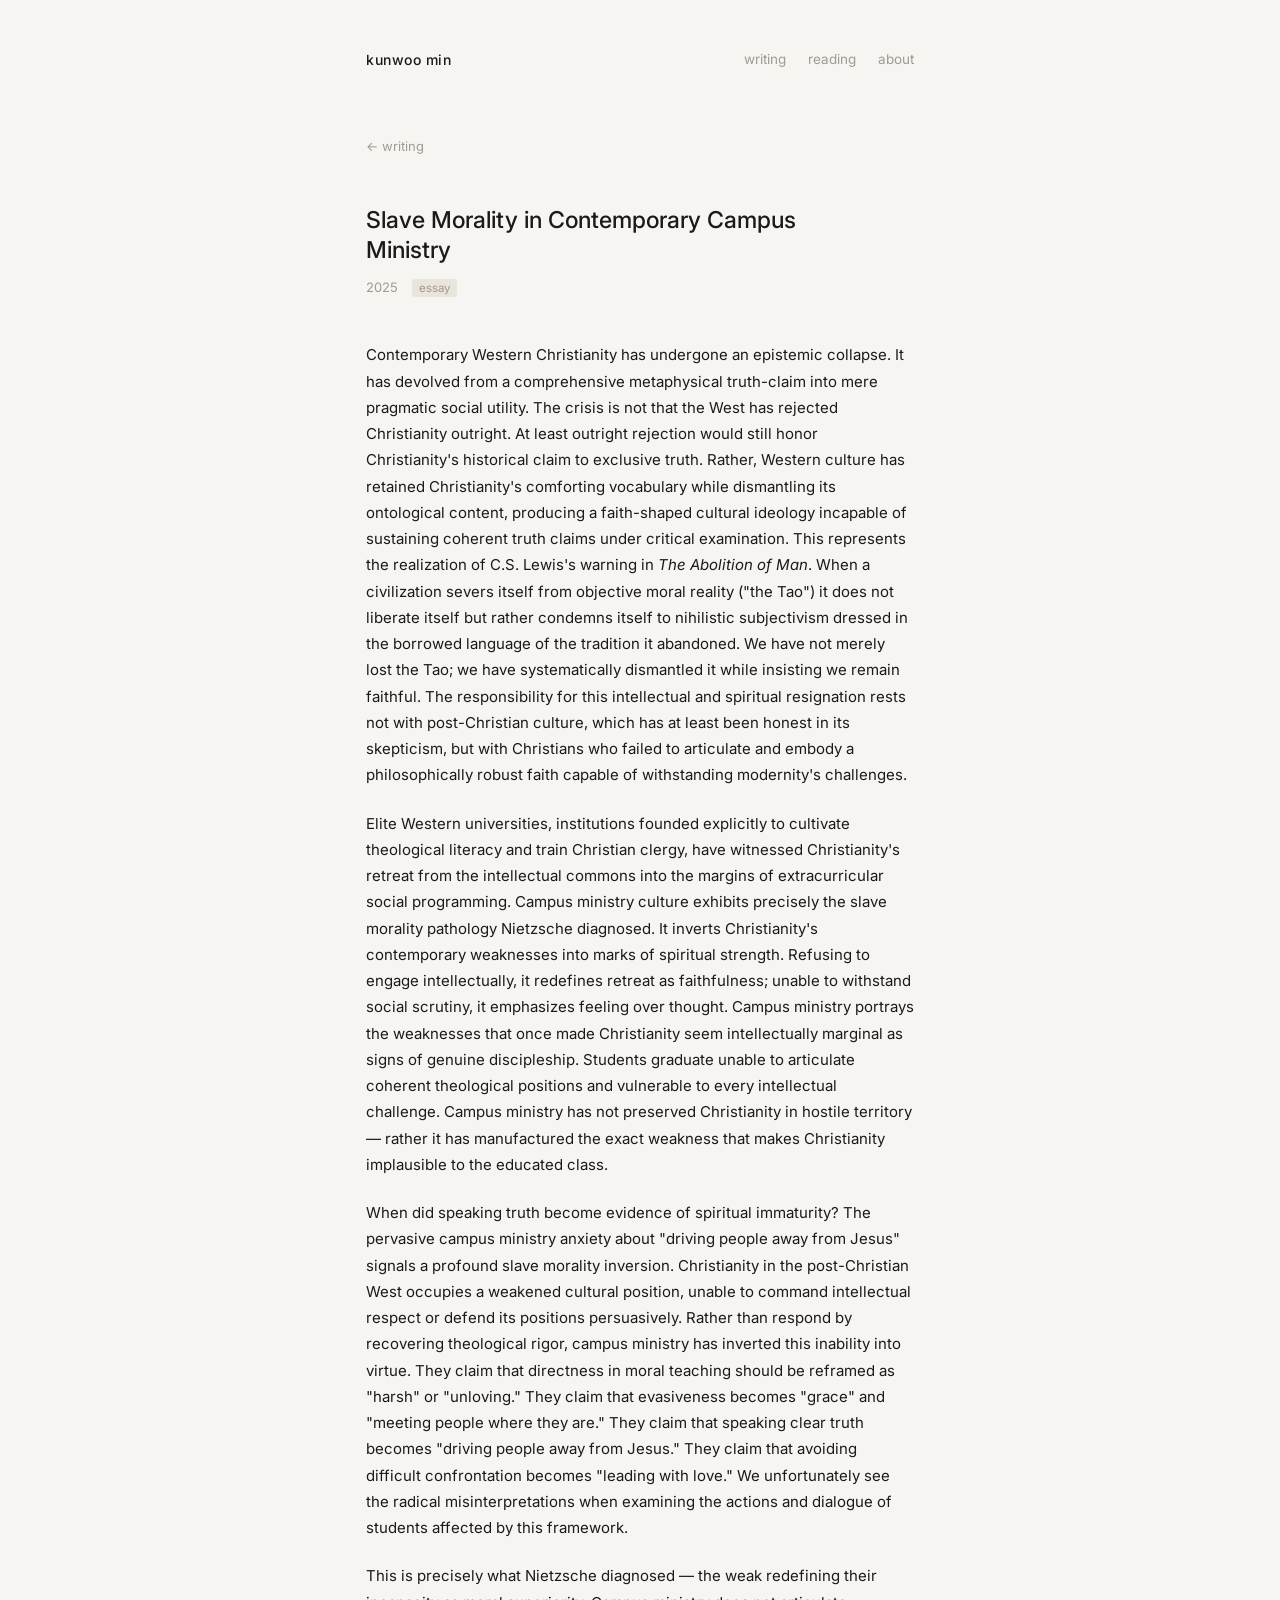
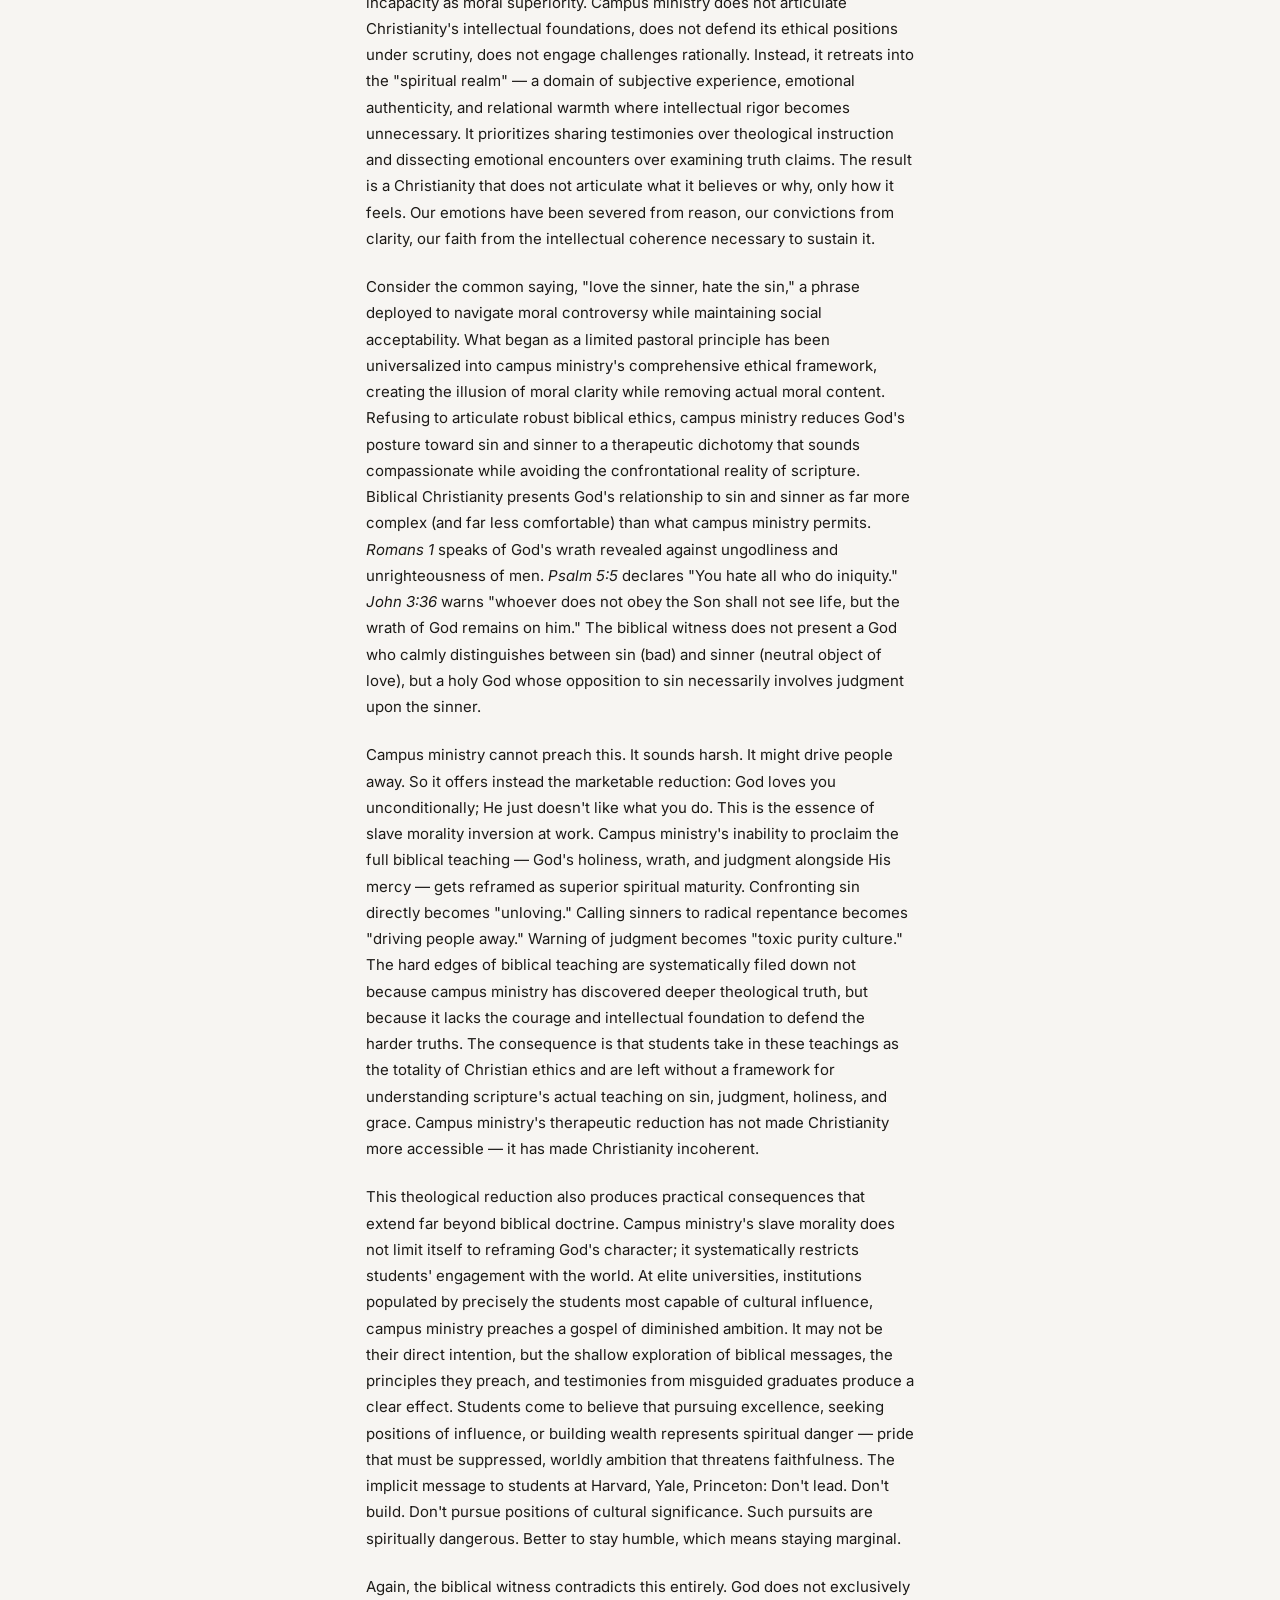
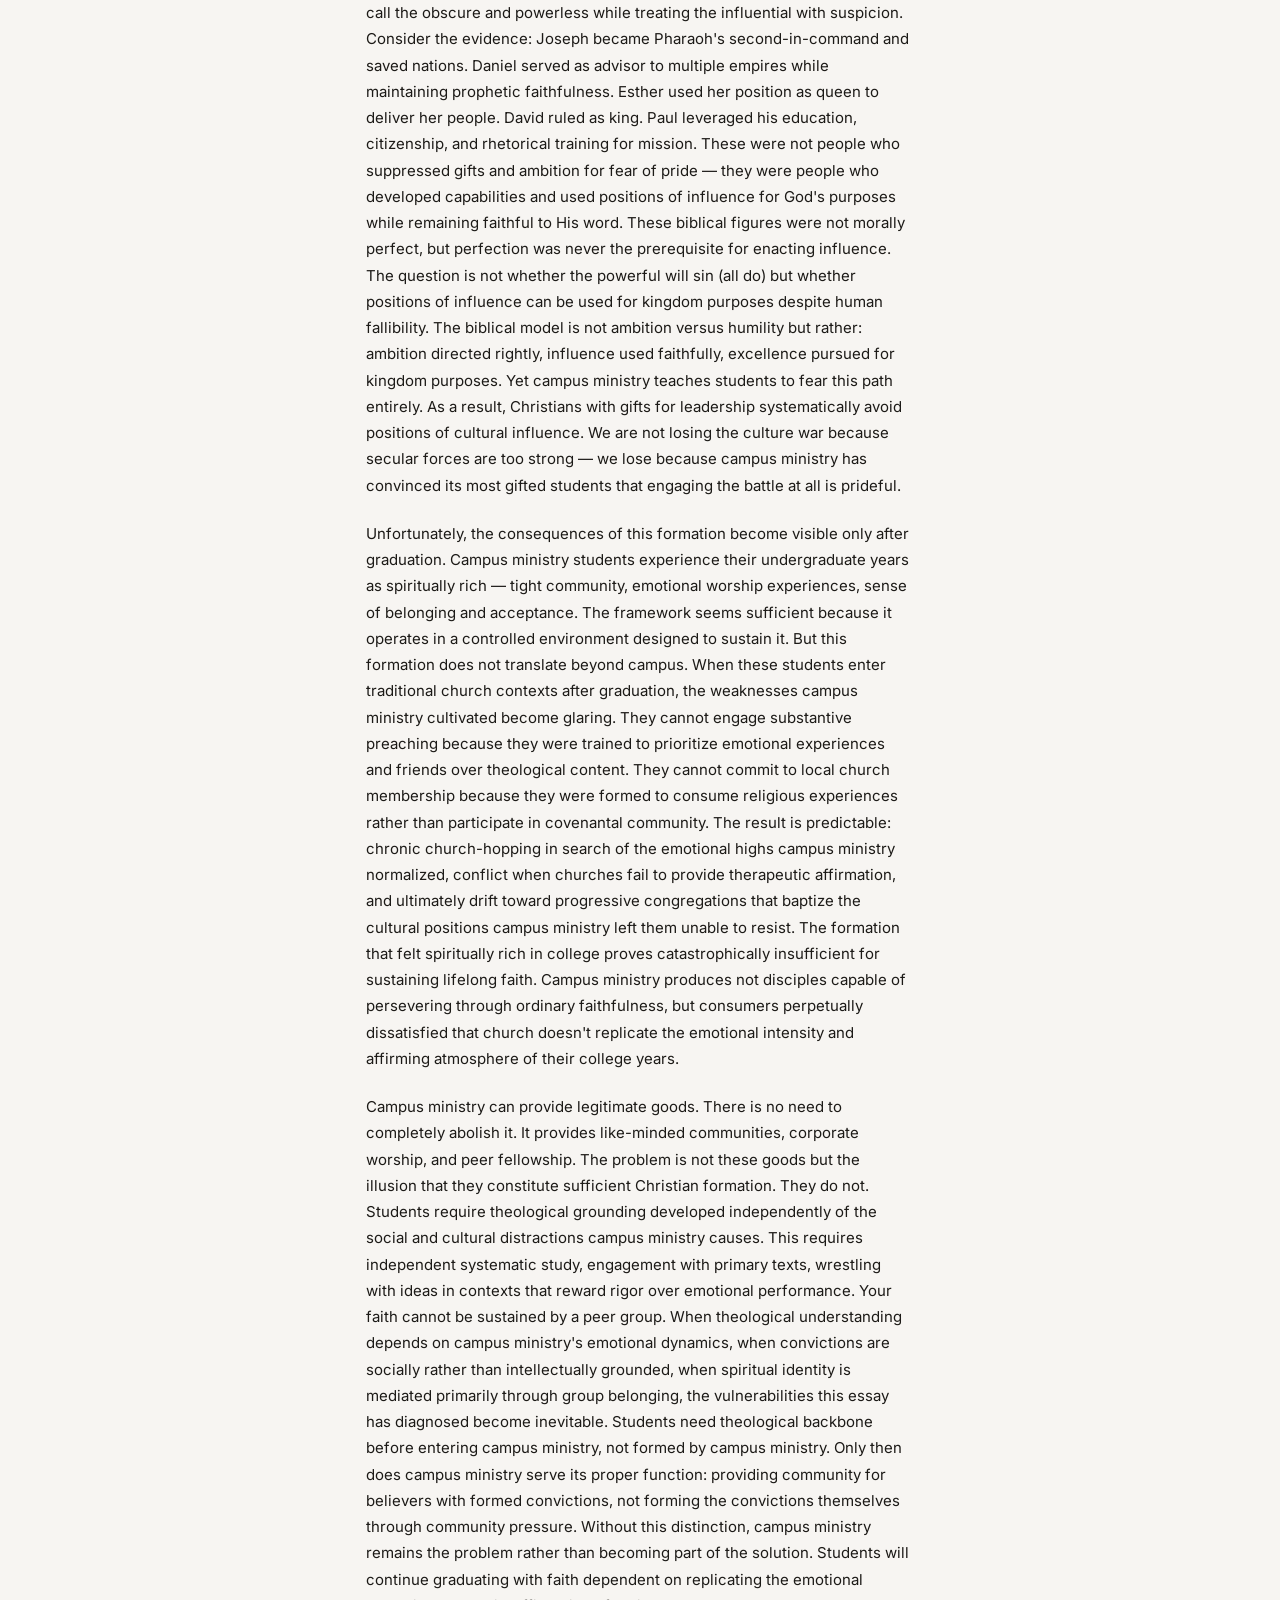
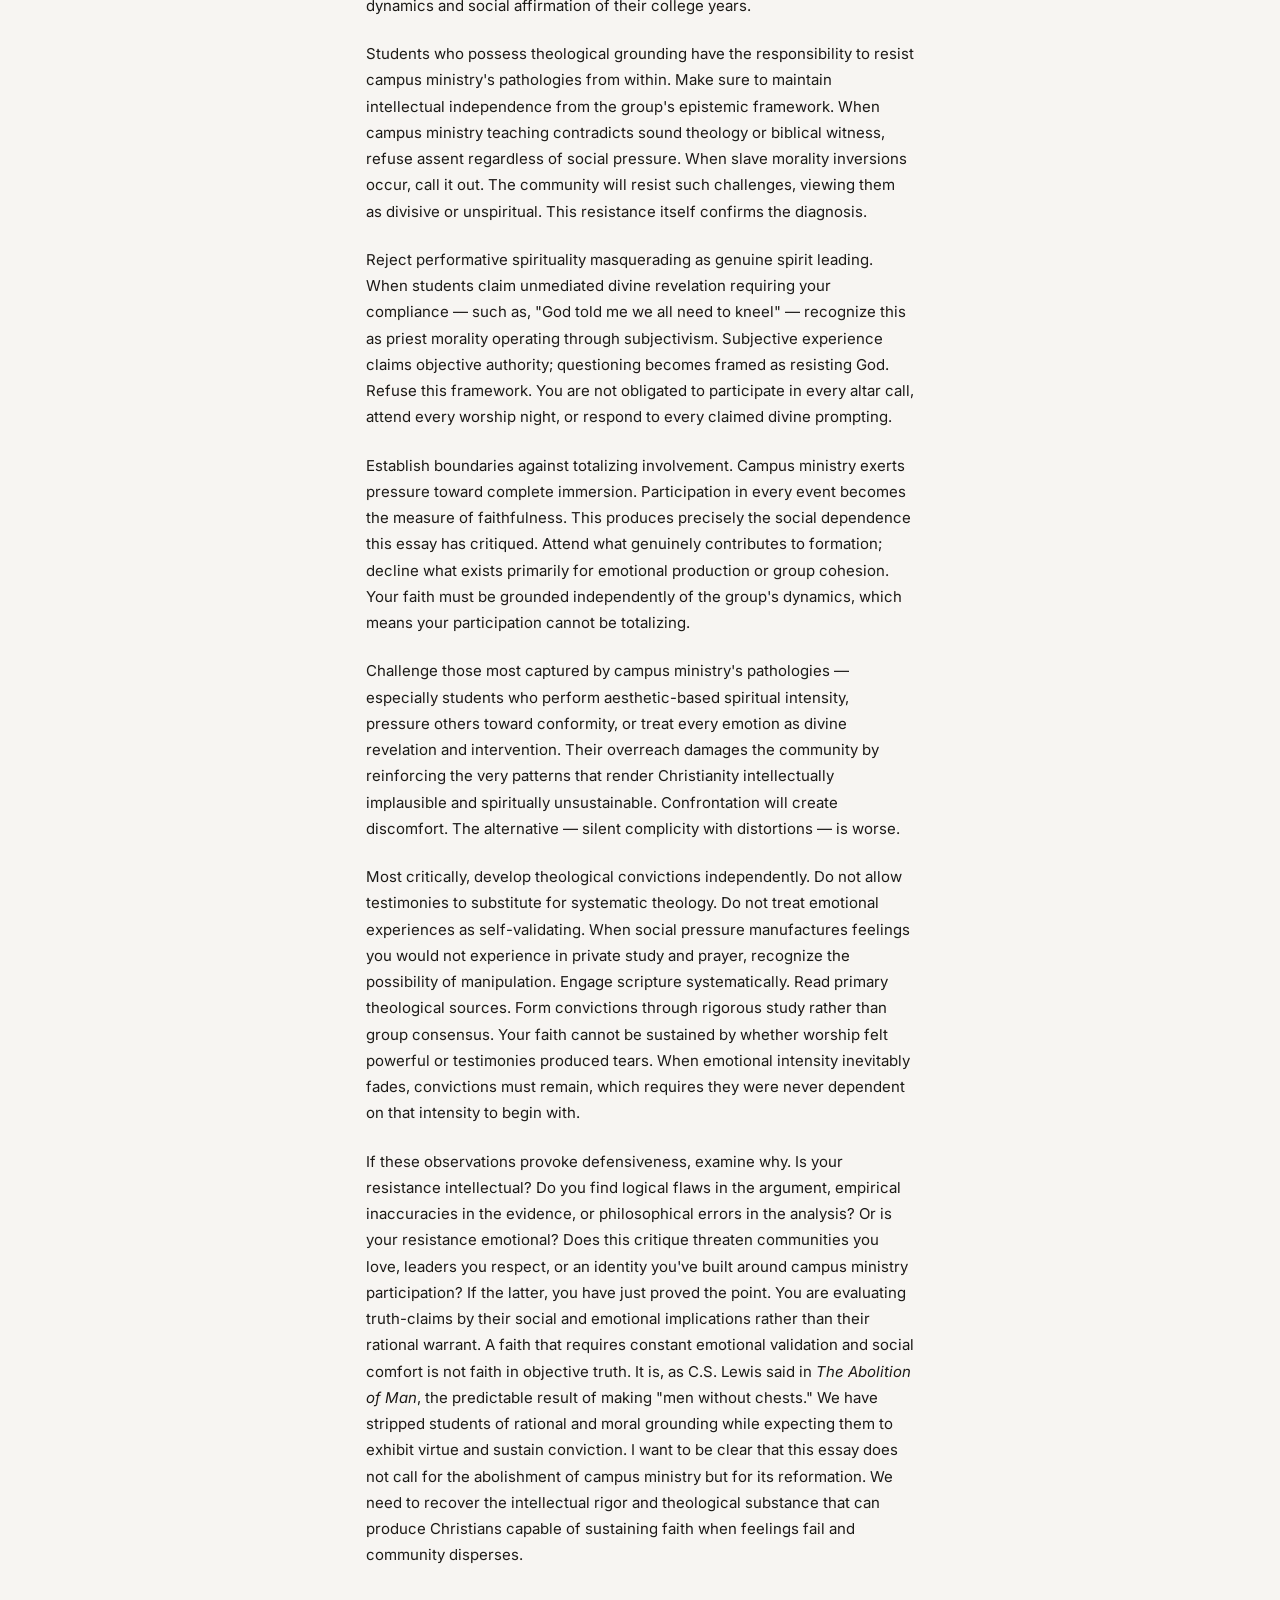
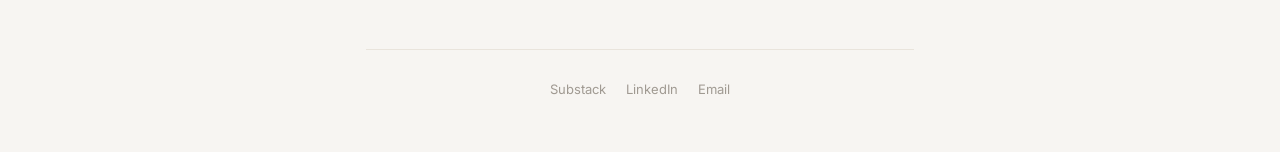
<file: writing/slave-morality.html>
<!DOCTYPE html>
<html lang="en">
<head>
  <meta charset="UTF-8">
  <meta name="viewport" content="width=device-width, initial-scale=1.0">
  <meta name="description" content="Campus ministry has not preserved Christianity in hostile territory — it has manufactured the exact weakness that makes Christianity implausible to the educated class.">
  <title>Slave Morality in Contemporary Campus Ministry — Kunwoo Min</title>
  <link rel="preconnect" href="https://fonts.googleapis.com">
  <link rel="preconnect" href="https://fonts.gstatic.com" crossorigin>
  <link href="https://fonts.googleapis.com/css2?family=Inter:wght@400;500&display=swap" rel="stylesheet">
  <link rel="stylesheet" href="../css/style.css">
</head>
<body>

<canvas id="trail"></canvas>

<div class="wrap">

  <header>
    <div class="header-row">
      <a href="../index.html" class="logo">kunwoo min</a>
      <nav>
        <a href="../writing.html">writing</a>
        <a href="../reading.html">reading</a>
        <a href="../about.html">about</a>
      </nav>
    </div>
  </header>

  <main>

    <a href="../writing.html" class="back">← writing</a>

    <div class="post-hd">
      <h1 class="post-title">Slave Morality in Contemporary Campus Ministry</h1>
      <p class="post-meta">2025 <span class="post-tag">essay</span></p>
    </div>

    <div class="prose">

      <p>Contemporary Western Christianity has undergone an epistemic collapse. It has devolved from a comprehensive metaphysical truth-claim into mere pragmatic social utility. The crisis is not that the West has rejected Christianity outright. At least outright rejection would still honor Christianity's historical claim to exclusive truth. Rather, Western culture has retained Christianity's comforting vocabulary while dismantling its ontological content, producing a faith-shaped cultural ideology incapable of sustaining coherent truth claims under critical examination. This represents the realization of C.S. Lewis's warning in <em>The Abolition of Man</em>. When a civilization severs itself from objective moral reality ("the Tao") it does not liberate itself but rather condemns itself to nihilistic subjectivism dressed in the borrowed language of the tradition it abandoned. We have not merely lost the Tao; we have systematically dismantled it while insisting we remain faithful. The responsibility for this intellectual and spiritual resignation rests not with post-Christian culture, which has at least been honest in its skepticism, but with Christians who failed to articulate and embody a philosophically robust faith capable of withstanding modernity's challenges.</p>

      <p>Elite Western universities, institutions founded explicitly to cultivate theological literacy and train Christian clergy, have witnessed Christianity's retreat from the intellectual commons into the margins of extracurricular social programming. Campus ministry culture exhibits precisely the slave morality pathology Nietzsche diagnosed. It inverts Christianity's contemporary weaknesses into marks of spiritual strength. Refusing to engage intellectually, it redefines retreat as faithfulness; unable to withstand social scrutiny, it emphasizes feeling over thought. Campus ministry portrays the weaknesses that once made Christianity seem intellectually marginal as signs of genuine discipleship. Students graduate unable to articulate coherent theological positions and vulnerable to every intellectual challenge. Campus ministry has not preserved Christianity in hostile territory — rather it has manufactured the exact weakness that makes Christianity implausible to the educated class.</p>

      <p>When did speaking truth become evidence of spiritual immaturity? The pervasive campus ministry anxiety about "driving people away from Jesus" signals a profound slave morality inversion. Christianity in the post-Christian West occupies a weakened cultural position, unable to command intellectual respect or defend its positions persuasively. Rather than respond by recovering theological rigor, campus ministry has inverted this inability into virtue. They claim that directness in moral teaching should be reframed as "harsh" or "unloving." They claim that evasiveness becomes "grace" and "meeting people where they are." They claim that speaking clear truth becomes "driving people away from Jesus." They claim that avoiding difficult confrontation becomes "leading with love." We unfortunately see the radical misinterpretations when examining the actions and dialogue of students affected by this framework.</p>

      <p>This is precisely what Nietzsche diagnosed — the weak redefining their incapacity as moral superiority. Campus ministry does not articulate Christianity's intellectual foundations, does not defend its ethical positions under scrutiny, does not engage challenges rationally. Instead, it retreats into the "spiritual realm" — a domain of subjective experience, emotional authenticity, and relational warmth where intellectual rigor becomes unnecessary. It prioritizes sharing testimonies over theological instruction and dissecting emotional encounters over examining truth claims. The result is a Christianity that does not articulate what it believes or why, only how it feels. Our emotions have been severed from reason, our convictions from clarity, our faith from the intellectual coherence necessary to sustain it.</p>

      <p>Consider the common saying, "love the sinner, hate the sin," a phrase deployed to navigate moral controversy while maintaining social acceptability. What began as a limited pastoral principle has been universalized into campus ministry's comprehensive ethical framework, creating the illusion of moral clarity while removing actual moral content. Refusing to articulate robust biblical ethics, campus ministry reduces God's posture toward sin and sinner to a therapeutic dichotomy that sounds compassionate while avoiding the confrontational reality of scripture. Biblical Christianity presents God's relationship to sin and sinner as far more complex (and far less comfortable) than what campus ministry permits. <em>Romans 1</em> speaks of God's wrath revealed against ungodliness and unrighteousness of men. <em>Psalm 5:5</em> declares "You hate all who do iniquity." <em>John 3:36</em> warns "whoever does not obey the Son shall not see life, but the wrath of God remains on him." The biblical witness does not present a God who calmly distinguishes between sin (bad) and sinner (neutral object of love), but a holy God whose opposition to sin necessarily involves judgment upon the sinner.</p>

      <p>Campus ministry cannot preach this. It sounds harsh. It might drive people away. So it offers instead the marketable reduction: God loves you unconditionally; He just doesn't like what you do. This is the essence of slave morality inversion at work. Campus ministry's inability to proclaim the full biblical teaching — God's holiness, wrath, and judgment alongside His mercy — gets reframed as superior spiritual maturity. Confronting sin directly becomes "unloving." Calling sinners to radical repentance becomes "driving people away." Warning of judgment becomes "toxic purity culture." The hard edges of biblical teaching are systematically filed down not because campus ministry has discovered deeper theological truth, but because it lacks the courage and intellectual foundation to defend the harder truths. The consequence is that students take in these teachings as the totality of Christian ethics and are left without a framework for understanding scripture's actual teaching on sin, judgment, holiness, and grace. Campus ministry's therapeutic reduction has not made Christianity more accessible — it has made Christianity incoherent.</p>

      <p>This theological reduction also produces practical consequences that extend far beyond biblical doctrine. Campus ministry's slave morality does not limit itself to reframing God's character; it systematically restricts students' engagement with the world. At elite universities, institutions populated by precisely the students most capable of cultural influence, campus ministry preaches a gospel of diminished ambition. It may not be their direct intention, but the shallow exploration of biblical messages, the principles they preach, and testimonies from misguided graduates produce a clear effect. Students come to believe that pursuing excellence, seeking positions of influence, or building wealth represents spiritual danger — pride that must be suppressed, worldly ambition that threatens faithfulness. The implicit message to students at Harvard, Yale, Princeton: Don't lead. Don't build. Don't pursue positions of cultural significance. Such pursuits are spiritually dangerous. Better to stay humble, which means staying marginal.</p>

      <p>Again, the biblical witness contradicts this entirely. God does not exclusively call the obscure and powerless while treating the influential with suspicion. Consider the evidence: Joseph became Pharaoh's second-in-command and saved nations. Daniel served as advisor to multiple empires while maintaining prophetic faithfulness. Esther used her position as queen to deliver her people. David ruled as king. Paul leveraged his education, citizenship, and rhetorical training for mission. These were not people who suppressed gifts and ambition for fear of pride — they were people who developed capabilities and used positions of influence for God's purposes while remaining faithful to His word. These biblical figures were not morally perfect, but perfection was never the prerequisite for enacting influence. The question is not whether the powerful will sin (all do) but whether positions of influence can be used for kingdom purposes despite human fallibility. The biblical model is not ambition versus humility but rather: ambition directed rightly, influence used faithfully, excellence pursued for kingdom purposes. Yet campus ministry teaches students to fear this path entirely. As a result, Christians with gifts for leadership systematically avoid positions of cultural influence. We are not losing the culture war because secular forces are too strong — we lose because campus ministry has convinced its most gifted students that engaging the battle at all is prideful.</p>

      <p>Unfortunately, the consequences of this formation become visible only after graduation. Campus ministry students experience their undergraduate years as spiritually rich — tight community, emotional worship experiences, sense of belonging and acceptance. The framework seems sufficient because it operates in a controlled environment designed to sustain it. But this formation does not translate beyond campus. When these students enter traditional church contexts after graduation, the weaknesses campus ministry cultivated become glaring. They cannot engage substantive preaching because they were trained to prioritize emotional experiences and friends over theological content. They cannot commit to local church membership because they were formed to consume religious experiences rather than participate in covenantal community. The result is predictable: chronic church-hopping in search of the emotional highs campus ministry normalized, conflict when churches fail to provide therapeutic affirmation, and ultimately drift toward progressive congregations that baptize the cultural positions campus ministry left them unable to resist. The formation that felt spiritually rich in college proves catastrophically insufficient for sustaining lifelong faith. Campus ministry produces not disciples capable of persevering through ordinary faithfulness, but consumers perpetually dissatisfied that church doesn't replicate the emotional intensity and affirming atmosphere of their college years.</p>

      <p>Campus ministry can provide legitimate goods. There is no need to completely abolish it. It provides like-minded communities, corporate worship, and peer fellowship. The problem is not these goods but the illusion that they constitute sufficient Christian formation. They do not. Students require theological grounding developed independently of the social and cultural distractions campus ministry causes. This requires independent systematic study, engagement with primary texts, wrestling with ideas in contexts that reward rigor over emotional performance. Your faith cannot be sustained by a peer group. When theological understanding depends on campus ministry's emotional dynamics, when convictions are socially rather than intellectually grounded, when spiritual identity is mediated primarily through group belonging, the vulnerabilities this essay has diagnosed become inevitable. Students need theological backbone before entering campus ministry, not formed by campus ministry. Only then does campus ministry serve its proper function: providing community for believers with formed convictions, not forming the convictions themselves through community pressure. Without this distinction, campus ministry remains the problem rather than becoming part of the solution. Students will continue graduating with faith dependent on replicating the emotional dynamics and social affirmation of their college years.</p>

      <p>Students who possess theological grounding have the responsibility to resist campus ministry's pathologies from within. Make sure to maintain intellectual independence from the group's epistemic framework. When campus ministry teaching contradicts sound theology or biblical witness, refuse assent regardless of social pressure. When slave morality inversions occur, call it out. The community will resist such challenges, viewing them as divisive or unspiritual. This resistance itself confirms the diagnosis.</p>

      <p>Reject performative spirituality masquerading as genuine spirit leading. When students claim unmediated divine revelation requiring your compliance — such as, "God told me we all need to kneel" — recognize this as priest morality operating through subjectivism. Subjective experience claims objective authority; questioning becomes framed as resisting God. Refuse this framework. You are not obligated to participate in every altar call, attend every worship night, or respond to every claimed divine prompting.</p>

      <p>Establish boundaries against totalizing involvement. Campus ministry exerts pressure toward complete immersion. Participation in every event becomes the measure of faithfulness. This produces precisely the social dependence this essay has critiqued. Attend what genuinely contributes to formation; decline what exists primarily for emotional production or group cohesion. Your faith must be grounded independently of the group's dynamics, which means your participation cannot be totalizing.</p>

      <p>Challenge those most captured by campus ministry's pathologies — especially students who perform aesthetic-based spiritual intensity, pressure others toward conformity, or treat every emotion as divine revelation and intervention. Their overreach damages the community by reinforcing the very patterns that render Christianity intellectually implausible and spiritually unsustainable. Confrontation will create discomfort. The alternative — silent complicity with distortions — is worse.</p>

      <p>Most critically, develop theological convictions independently. Do not allow testimonies to substitute for systematic theology. Do not treat emotional experiences as self-validating. When social pressure manufactures feelings you would not experience in private study and prayer, recognize the possibility of manipulation. Engage scripture systematically. Read primary theological sources. Form convictions through rigorous study rather than group consensus. Your faith cannot be sustained by whether worship felt powerful or testimonies produced tears. When emotional intensity inevitably fades, convictions must remain, which requires they were never dependent on that intensity to begin with.</p>

      <p>If these observations provoke defensiveness, examine why. Is your resistance intellectual? Do you find logical flaws in the argument, empirical inaccuracies in the evidence, or philosophical errors in the analysis? Or is your resistance emotional? Does this critique threaten communities you love, leaders you respect, or an identity you've built around campus ministry participation? If the latter, you have just proved the point. You are evaluating truth-claims by their social and emotional implications rather than their rational warrant. A faith that requires constant emotional validation and social comfort is not faith in objective truth. It is, as C.S. Lewis said in <em>The Abolition of Man</em>, the predictable result of making "men without chests." We have stripped students of rational and moral grounding while expecting them to exhibit virtue and sustain conviction. I want to be clear that this essay does not call for the abolishment of campus ministry but for its reformation. We need to recover the intellectual rigor and theological substance that can produce Christians capable of sustaining faith when feelings fail and community disperses.</p>

    </div>

  </main>

  <footer>
    <div class="footer-links">
      <a href="https://substack.com/@kmn989" target="_blank" rel="noopener">Substack</a>
      <a href="https://www.linkedin.com/in/kunwoomin" target="_blank" rel="noopener">LinkedIn</a>
      <a href="mailto:kunwoo.min@yale.edu">Email</a>
    </div>
  </footer>

</div>

<script src="../js/main.js"></script>
</body>
</html>
</file>
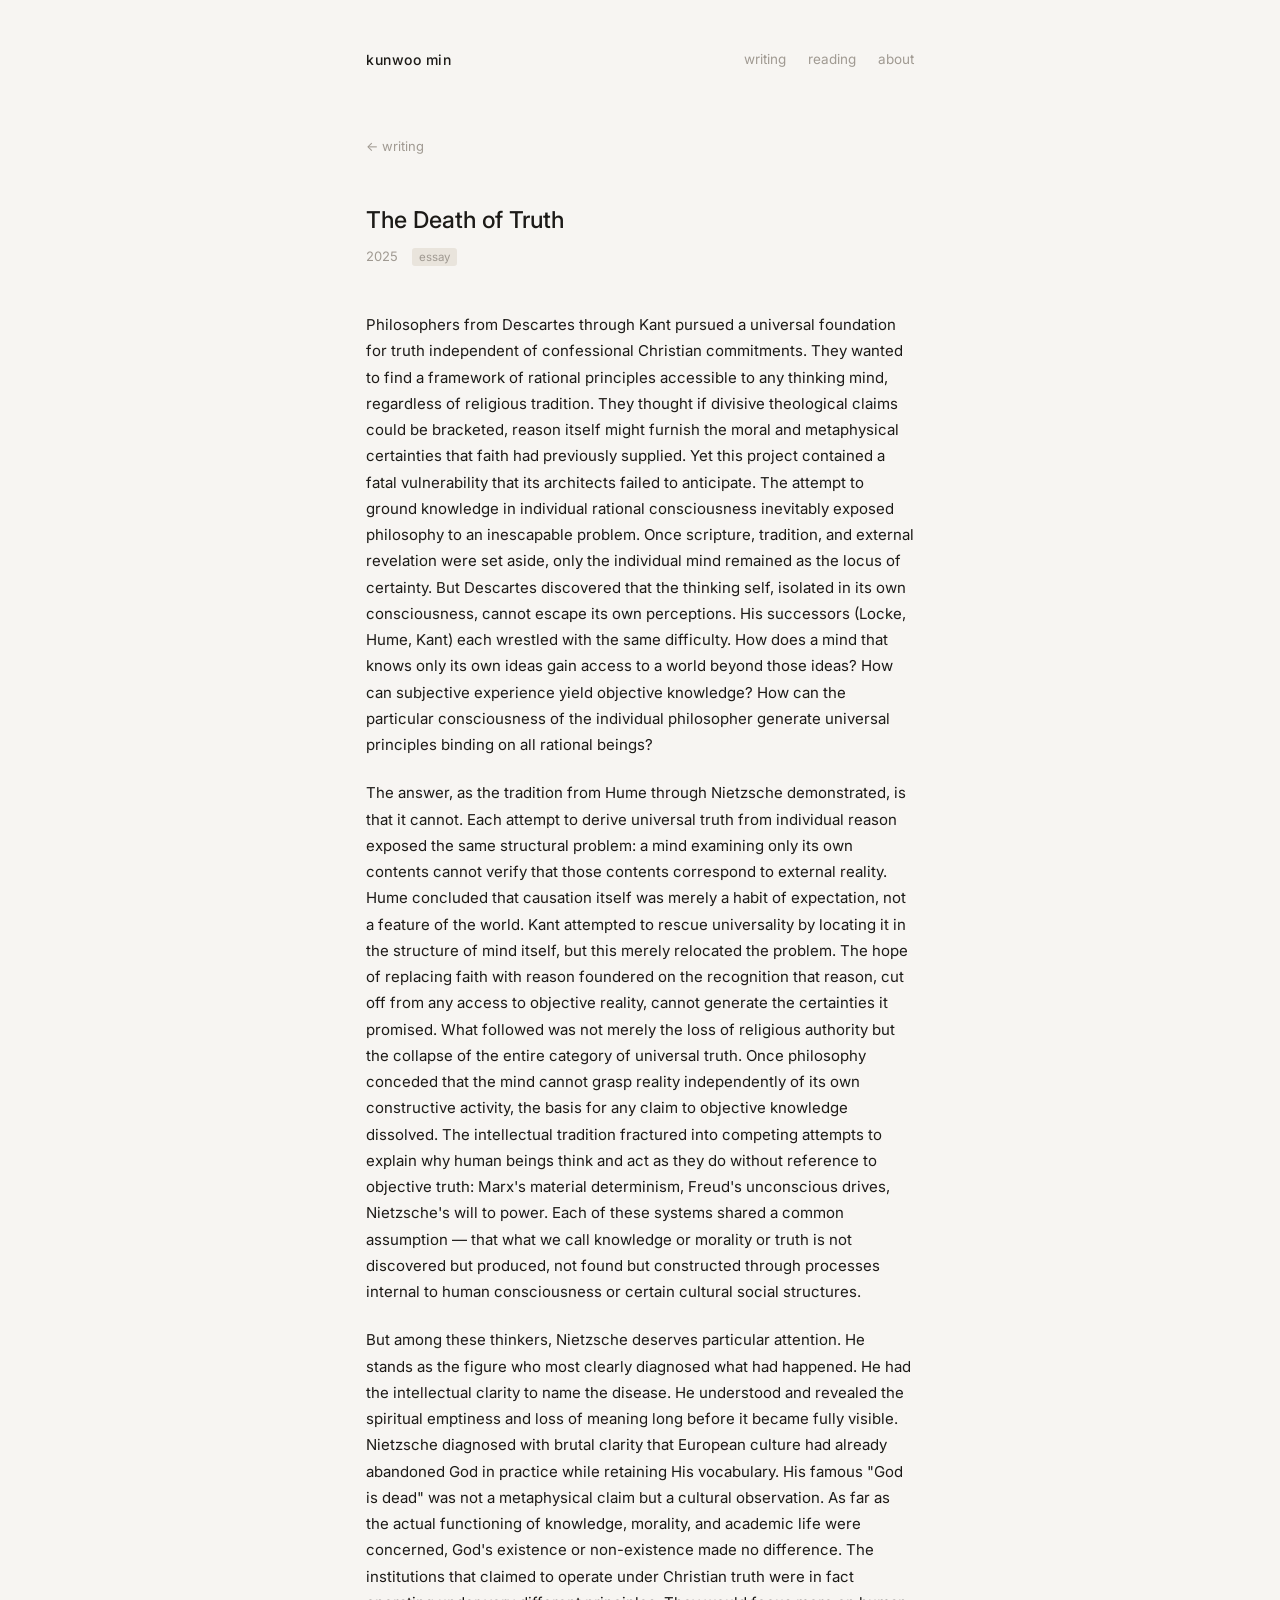
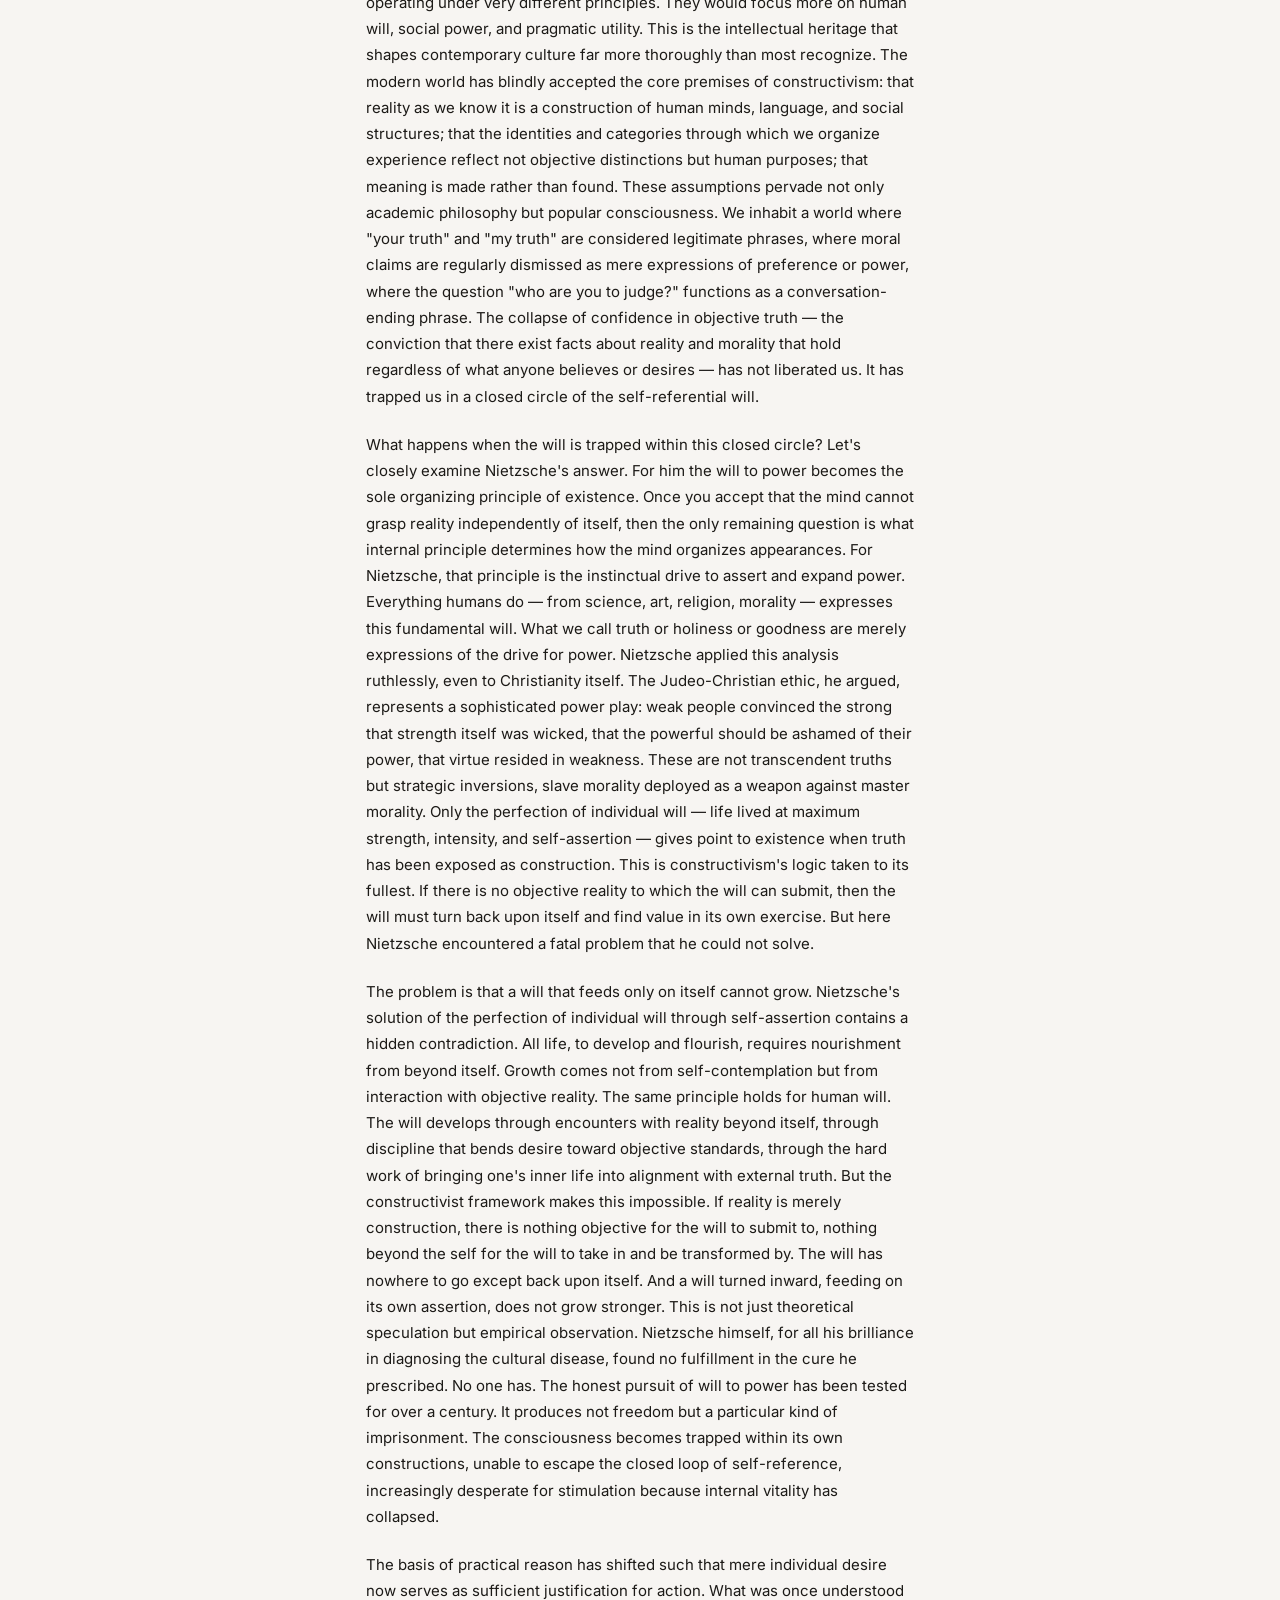
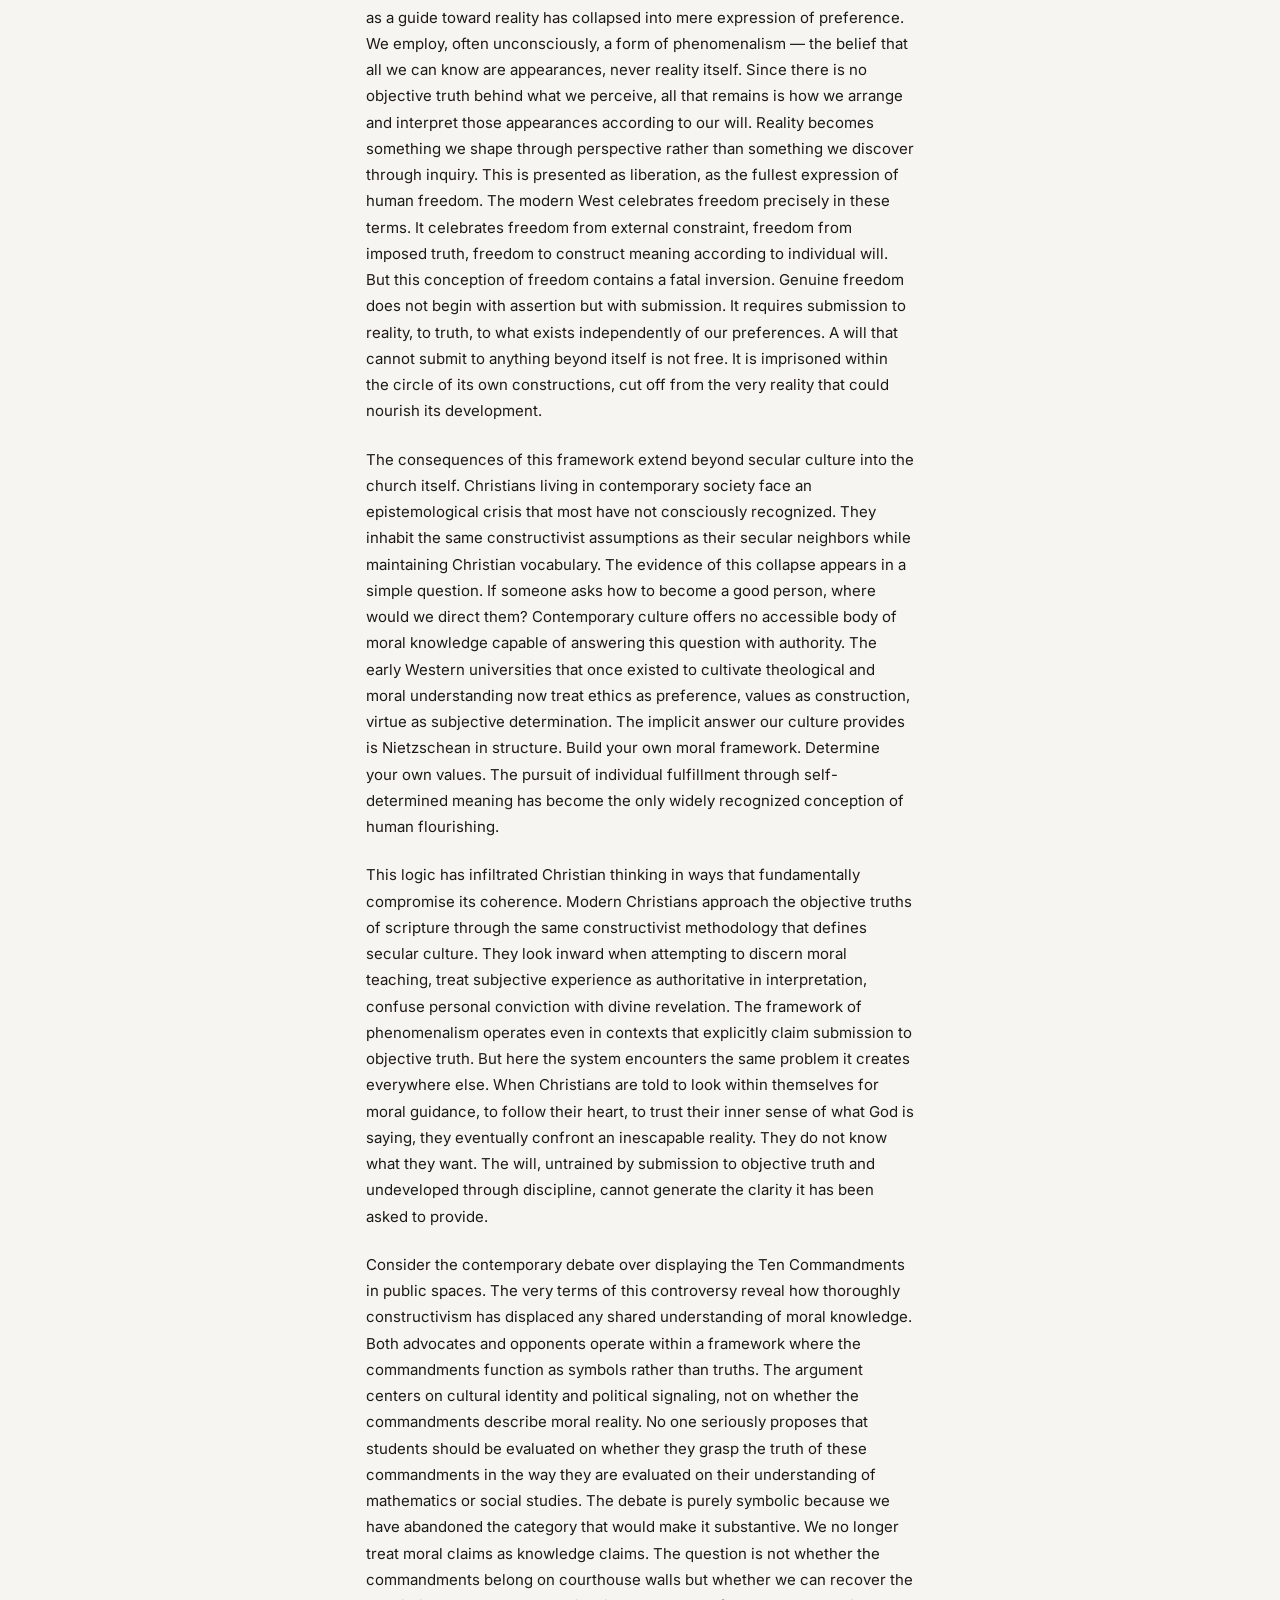
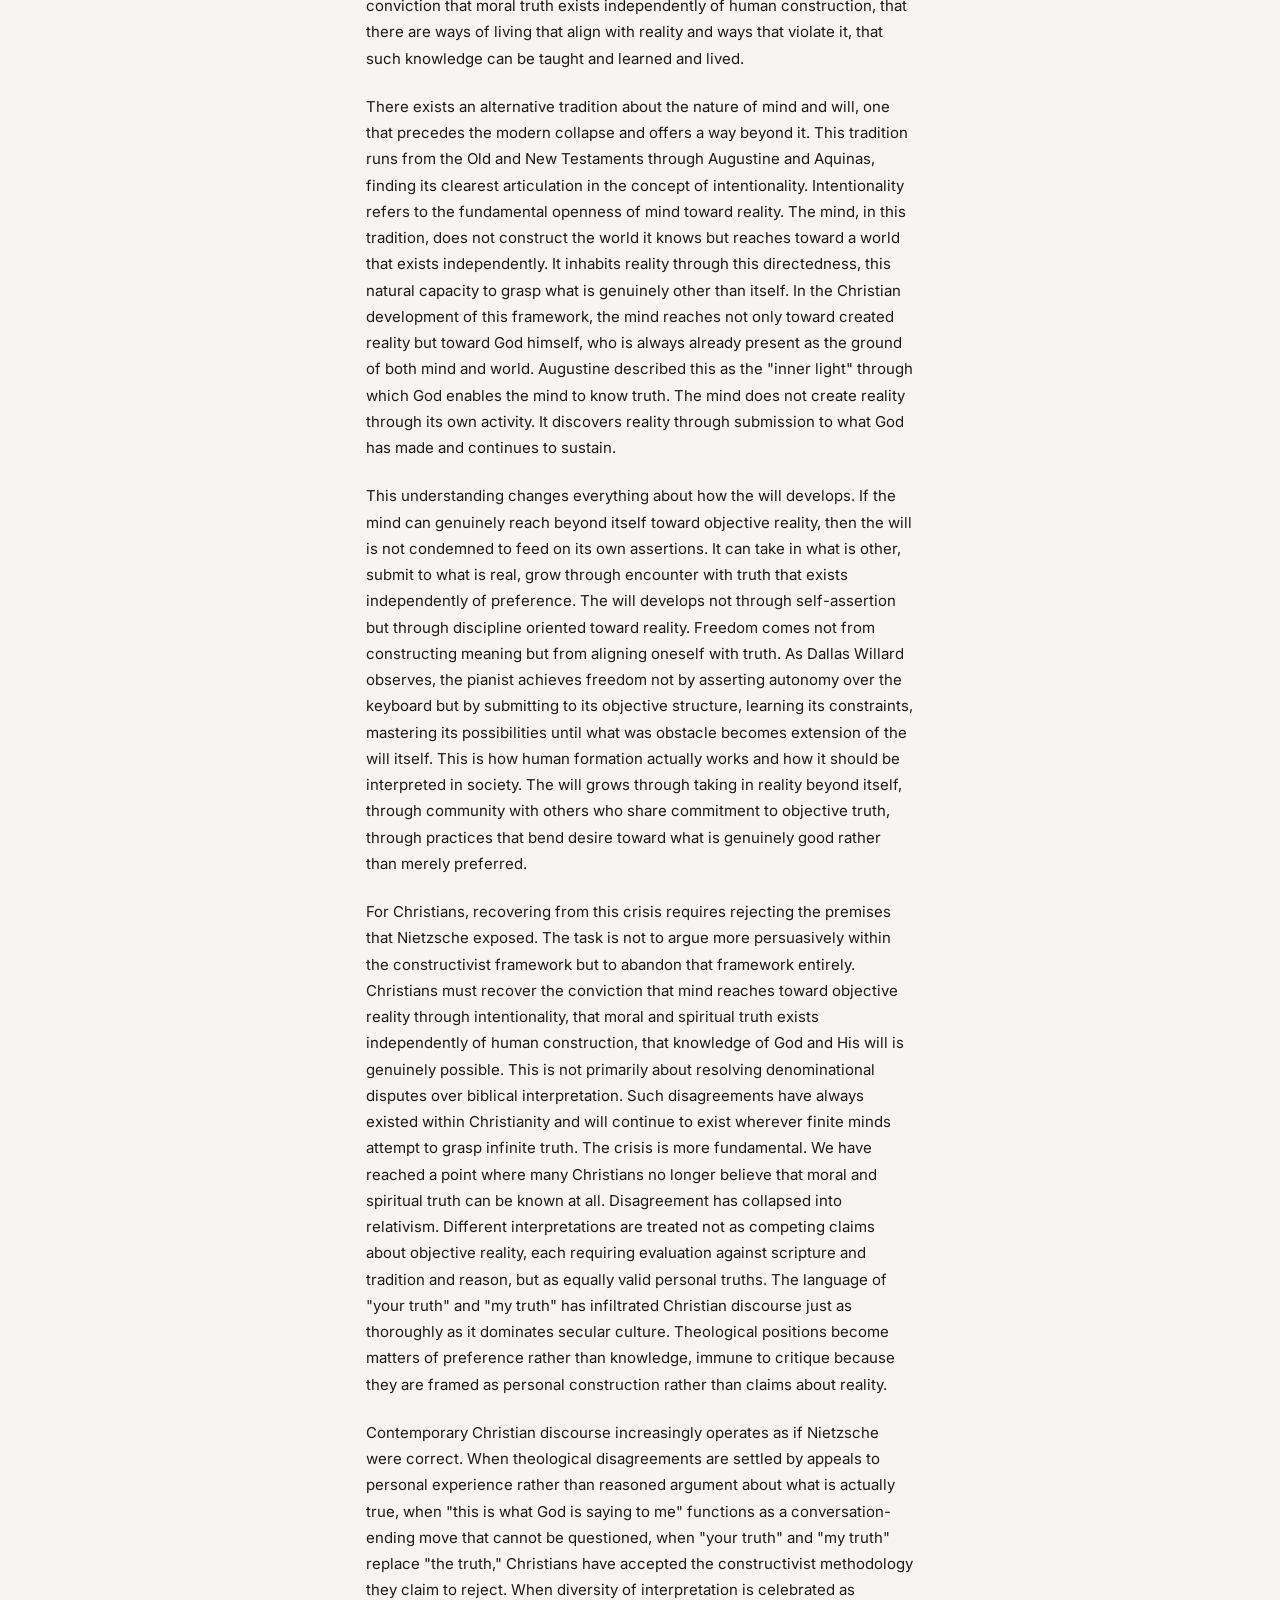
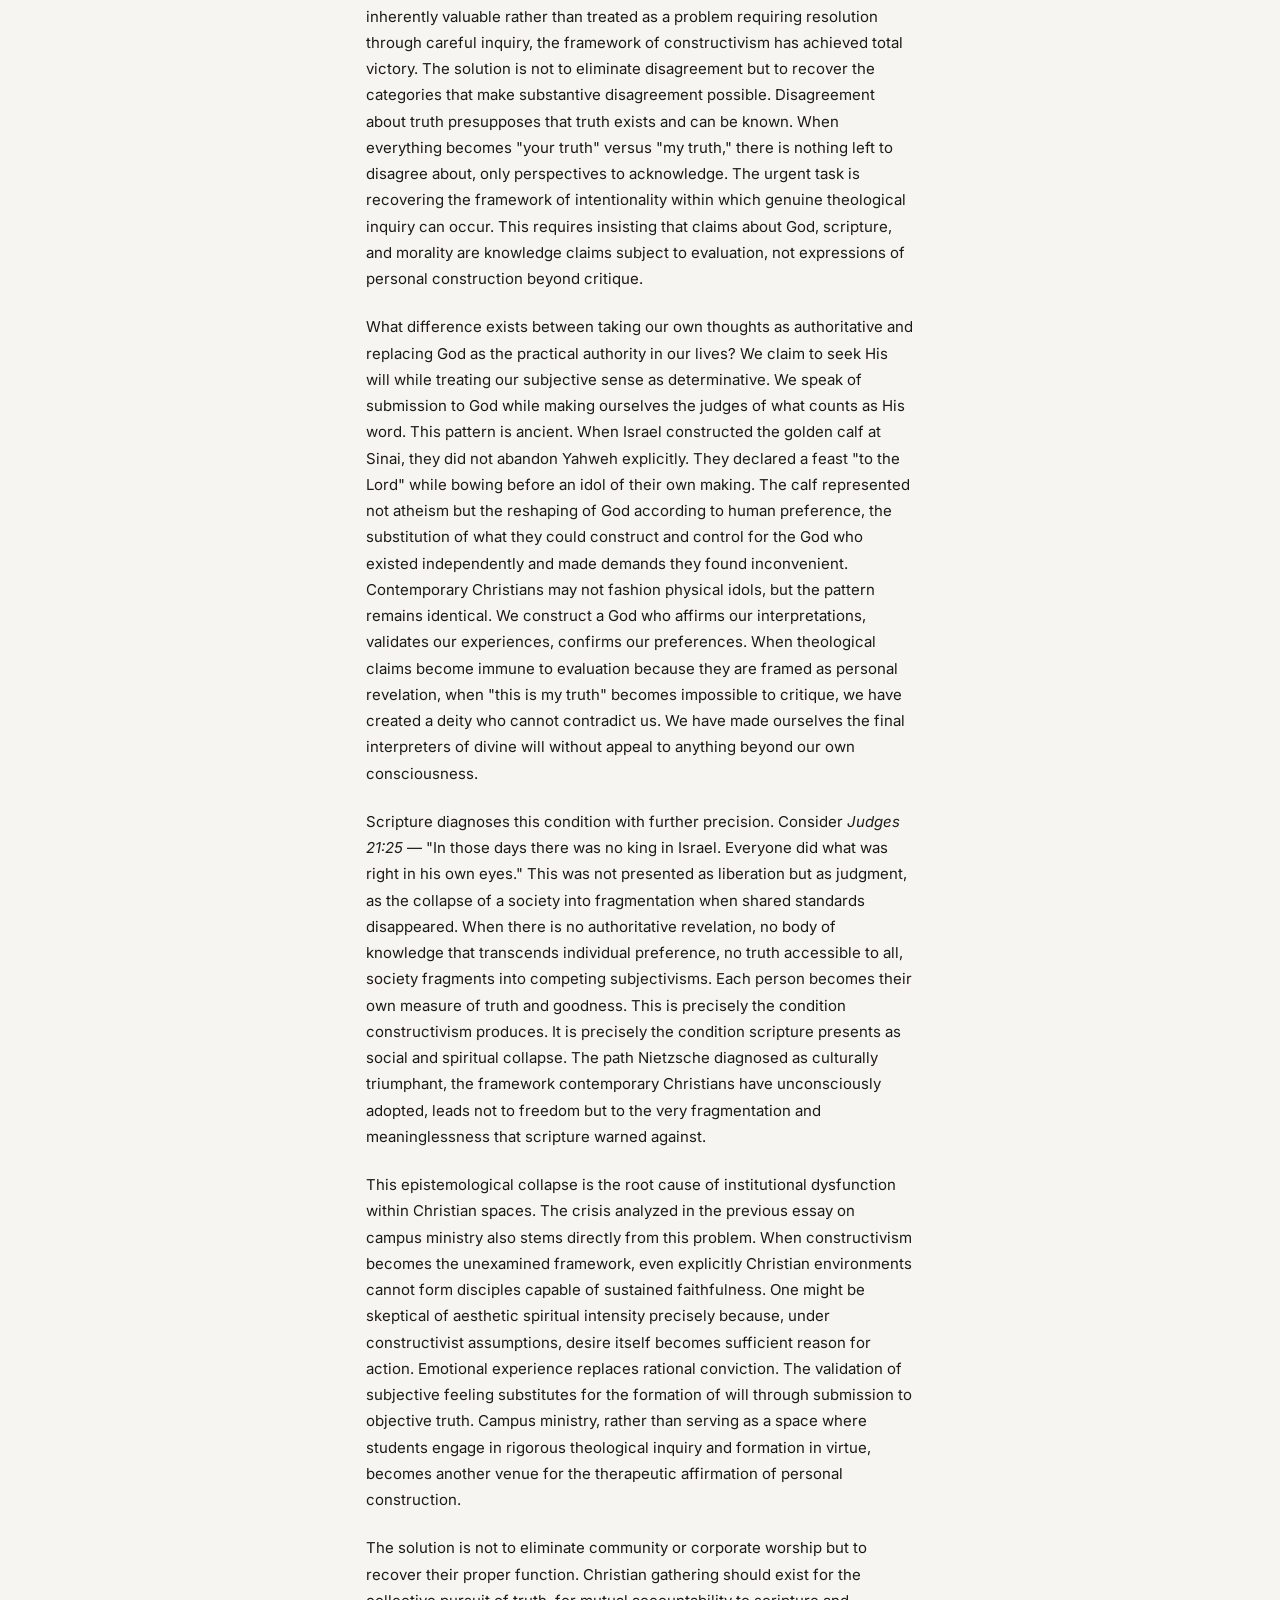
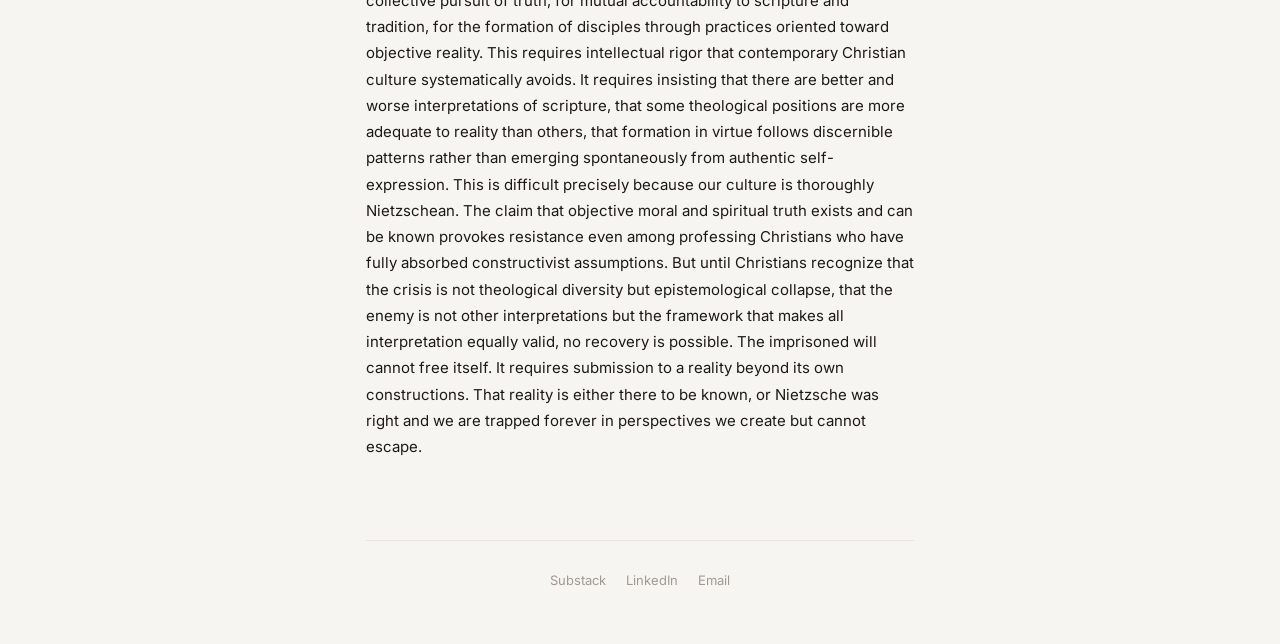
<file: writing/the-death-of-truth.html>
<!DOCTYPE html>
<html lang="en">
<head>
  <meta charset="UTF-8">
  <meta name="viewport" content="width=device-width, initial-scale=1.0">
  <meta name="description" content="The attempt to ground knowledge in individual rational consciousness exposed philosophy to an inescapable problem — and we are still living inside that collapse.">
  <title>The Death of Truth — Kunwoo Min</title>
  <link rel="preconnect" href="https://fonts.googleapis.com">
  <link rel="preconnect" href="https://fonts.gstatic.com" crossorigin>
  <link href="https://fonts.googleapis.com/css2?family=Inter:wght@400;500&display=swap" rel="stylesheet">
  <link rel="stylesheet" href="../css/style.css">
</head>
<body>

<canvas id="trail"></canvas>

<div class="wrap">

  <header>
    <div class="header-row">
      <a href="../index.html" class="logo">kunwoo min</a>
      <nav>
        <a href="../writing.html">writing</a>
        <a href="../reading.html">reading</a>
        <a href="../about.html">about</a>
      </nav>
    </div>
  </header>

  <main>

    <a href="../writing.html" class="back">← writing</a>

    <div class="post-hd">
      <h1 class="post-title">The Death of Truth</h1>
      <p class="post-meta">2025 <span class="post-tag">essay</span></p>
    </div>

    <div class="prose">

      <p>Philosophers from Descartes through Kant pursued a universal foundation for truth independent of confessional Christian commitments. They wanted to find a framework of rational principles accessible to any thinking mind, regardless of religious tradition. They thought if divisive theological claims could be bracketed, reason itself might furnish the moral and metaphysical certainties that faith had previously supplied. Yet this project contained a fatal vulnerability that its architects failed to anticipate. The attempt to ground knowledge in individual rational consciousness inevitably exposed philosophy to an inescapable problem. Once scripture, tradition, and external revelation were set aside, only the individual mind remained as the locus of certainty. But Descartes discovered that the thinking self, isolated in its own consciousness, cannot escape its own perceptions. His successors (Locke, Hume, Kant) each wrestled with the same difficulty. How does a mind that knows only its own ideas gain access to a world beyond those ideas? How can subjective experience yield objective knowledge? How can the particular consciousness of the individual philosopher generate universal principles binding on all rational beings?</p>

      <p>The answer, as the tradition from Hume through Nietzsche demonstrated, is that it cannot. Each attempt to derive universal truth from individual reason exposed the same structural problem: a mind examining only its own contents cannot verify that those contents correspond to external reality. Hume concluded that causation itself was merely a habit of expectation, not a feature of the world. Kant attempted to rescue universality by locating it in the structure of mind itself, but this merely relocated the problem. The hope of replacing faith with reason foundered on the recognition that reason, cut off from any access to objective reality, cannot generate the certainties it promised. What followed was not merely the loss of religious authority but the collapse of the entire category of universal truth. Once philosophy conceded that the mind cannot grasp reality independently of its own constructive activity, the basis for any claim to objective knowledge dissolved. The intellectual tradition fractured into competing attempts to explain why human beings think and act as they do without reference to objective truth: Marx's material determinism, Freud's unconscious drives, Nietzsche's will to power. Each of these systems shared a common assumption — that what we call knowledge or morality or truth is not discovered but produced, not found but constructed through processes internal to human consciousness or certain cultural social structures.</p>

      <p>But among these thinkers, Nietzsche deserves particular attention. He stands as the figure who most clearly diagnosed what had happened. He had the intellectual clarity to name the disease. He understood and revealed the spiritual emptiness and loss of meaning long before it became fully visible. Nietzsche diagnosed with brutal clarity that European culture had already abandoned God in practice while retaining His vocabulary. His famous "God is dead" was not a metaphysical claim but a cultural observation. As far as the actual functioning of knowledge, morality, and academic life were concerned, God's existence or non-existence made no difference. The institutions that claimed to operate under Christian truth were in fact operating under very different principles. They would focus more on human will, social power, and pragmatic utility. This is the intellectual heritage that shapes contemporary culture far more thoroughly than most recognize. The modern world has blindly accepted the core premises of constructivism: that reality as we know it is a construction of human minds, language, and social structures; that the identities and categories through which we organize experience reflect not objective distinctions but human purposes; that meaning is made rather than found. These assumptions pervade not only academic philosophy but popular consciousness. We inhabit a world where "your truth" and "my truth" are considered legitimate phrases, where moral claims are regularly dismissed as mere expressions of preference or power, where the question "who are you to judge?" functions as a conversation-ending phrase. The collapse of confidence in objective truth — the conviction that there exist facts about reality and morality that hold regardless of what anyone believes or desires — has not liberated us. It has trapped us in a closed circle of the self-referential will.</p>

      <p>What happens when the will is trapped within this closed circle? Let's closely examine Nietzsche's answer. For him the will to power becomes the sole organizing principle of existence. Once you accept that the mind cannot grasp reality independently of itself, then the only remaining question is what internal principle determines how the mind organizes appearances. For Nietzsche, that principle is the instinctual drive to assert and expand power. Everything humans do — from science, art, religion, morality — expresses this fundamental will. What we call truth or holiness or goodness are merely expressions of the drive for power. Nietzsche applied this analysis ruthlessly, even to Christianity itself. The Judeo-Christian ethic, he argued, represents a sophisticated power play: weak people convinced the strong that strength itself was wicked, that the powerful should be ashamed of their power, that virtue resided in weakness. These are not transcendent truths but strategic inversions, slave morality deployed as a weapon against master morality. Only the perfection of individual will — life lived at maximum strength, intensity, and self-assertion — gives point to existence when truth has been exposed as construction. This is constructivism's logic taken to its fullest. If there is no objective reality to which the will can submit, then the will must turn back upon itself and find value in its own exercise. But here Nietzsche encountered a fatal problem that he could not solve.</p>

      <p>The problem is that a will that feeds only on itself cannot grow. Nietzsche's solution of the perfection of individual will through self-assertion contains a hidden contradiction. All life, to develop and flourish, requires nourishment from beyond itself. Growth comes not from self-contemplation but from interaction with objective reality. The same principle holds for human will. The will develops through encounters with reality beyond itself, through discipline that bends desire toward objective standards, through the hard work of bringing one's inner life into alignment with external truth. But the constructivist framework makes this impossible. If reality is merely construction, there is nothing objective for the will to submit to, nothing beyond the self for the will to take in and be transformed by. The will has nowhere to go except back upon itself. And a will turned inward, feeding on its own assertion, does not grow stronger. This is not just theoretical speculation but empirical observation. Nietzsche himself, for all his brilliance in diagnosing the cultural disease, found no fulfillment in the cure he prescribed. No one has. The honest pursuit of will to power has been tested for over a century. It produces not freedom but a particular kind of imprisonment. The consciousness becomes trapped within its own constructions, unable to escape the closed loop of self-reference, increasingly desperate for stimulation because internal vitality has collapsed.</p>

      <p>The basis of practical reason has shifted such that mere individual desire now serves as sufficient justification for action. What was once understood as a guide toward reality has collapsed into mere expression of preference. We employ, often unconsciously, a form of phenomenalism — the belief that all we can know are appearances, never reality itself. Since there is no objective truth behind what we perceive, all that remains is how we arrange and interpret those appearances according to our will. Reality becomes something we shape through perspective rather than something we discover through inquiry. This is presented as liberation, as the fullest expression of human freedom. The modern West celebrates freedom precisely in these terms. It celebrates freedom from external constraint, freedom from imposed truth, freedom to construct meaning according to individual will. But this conception of freedom contains a fatal inversion. Genuine freedom does not begin with assertion but with submission. It requires submission to reality, to truth, to what exists independently of our preferences. A will that cannot submit to anything beyond itself is not free. It is imprisoned within the circle of its own constructions, cut off from the very reality that could nourish its development.</p>

      <p>The consequences of this framework extend beyond secular culture into the church itself. Christians living in contemporary society face an epistemological crisis that most have not consciously recognized. They inhabit the same constructivist assumptions as their secular neighbors while maintaining Christian vocabulary. The evidence of this collapse appears in a simple question. If someone asks how to become a good person, where would we direct them? Contemporary culture offers no accessible body of moral knowledge capable of answering this question with authority. The early Western universities that once existed to cultivate theological and moral understanding now treat ethics as preference, values as construction, virtue as subjective determination. The implicit answer our culture provides is Nietzschean in structure. Build your own moral framework. Determine your own values. The pursuit of individual fulfillment through self-determined meaning has become the only widely recognized conception of human flourishing.</p>

      <p>This logic has infiltrated Christian thinking in ways that fundamentally compromise its coherence. Modern Christians approach the objective truths of scripture through the same constructivist methodology that defines secular culture. They look inward when attempting to discern moral teaching, treat subjective experience as authoritative in interpretation, confuse personal conviction with divine revelation. The framework of phenomenalism operates even in contexts that explicitly claim submission to objective truth. But here the system encounters the same problem it creates everywhere else. When Christians are told to look within themselves for moral guidance, to follow their heart, to trust their inner sense of what God is saying, they eventually confront an inescapable reality. They do not know what they want. The will, untrained by submission to objective truth and undeveloped through discipline, cannot generate the clarity it has been asked to provide.</p>

      <p>Consider the contemporary debate over displaying the Ten Commandments in public spaces. The very terms of this controversy reveal how thoroughly constructivism has displaced any shared understanding of moral knowledge. Both advocates and opponents operate within a framework where the commandments function as symbols rather than truths. The argument centers on cultural identity and political signaling, not on whether the commandments describe moral reality. No one seriously proposes that students should be evaluated on whether they grasp the truth of these commandments in the way they are evaluated on their understanding of mathematics or social studies. The debate is purely symbolic because we have abandoned the category that would make it substantive. We no longer treat moral claims as knowledge claims. The question is not whether the commandments belong on courthouse walls but whether we can recover the conviction that moral truth exists independently of human construction, that there are ways of living that align with reality and ways that violate it, that such knowledge can be taught and learned and lived.</p>

      <p>There exists an alternative tradition about the nature of mind and will, one that precedes the modern collapse and offers a way beyond it. This tradition runs from the Old and New Testaments through Augustine and Aquinas, finding its clearest articulation in the concept of intentionality. Intentionality refers to the fundamental openness of mind toward reality. The mind, in this tradition, does not construct the world it knows but reaches toward a world that exists independently. It inhabits reality through this directedness, this natural capacity to grasp what is genuinely other than itself. In the Christian development of this framework, the mind reaches not only toward created reality but toward God himself, who is always already present as the ground of both mind and world. Augustine described this as the "inner light" through which God enables the mind to know truth. The mind does not create reality through its own activity. It discovers reality through submission to what God has made and continues to sustain.</p>

      <p>This understanding changes everything about how the will develops. If the mind can genuinely reach beyond itself toward objective reality, then the will is not condemned to feed on its own assertions. It can take in what is other, submit to what is real, grow through encounter with truth that exists independently of preference. The will develops not through self-assertion but through discipline oriented toward reality. Freedom comes not from constructing meaning but from aligning oneself with truth. As Dallas Willard observes, the pianist achieves freedom not by asserting autonomy over the keyboard but by submitting to its objective structure, learning its constraints, mastering its possibilities until what was obstacle becomes extension of the will itself. This is how human formation actually works and how it should be interpreted in society. The will grows through taking in reality beyond itself, through community with others who share commitment to objective truth, through practices that bend desire toward what is genuinely good rather than merely preferred.</p>

      <p>For Christians, recovering from this crisis requires rejecting the premises that Nietzsche exposed. The task is not to argue more persuasively within the constructivist framework but to abandon that framework entirely. Christians must recover the conviction that mind reaches toward objective reality through intentionality, that moral and spiritual truth exists independently of human construction, that knowledge of God and His will is genuinely possible. This is not primarily about resolving denominational disputes over biblical interpretation. Such disagreements have always existed within Christianity and will continue to exist wherever finite minds attempt to grasp infinite truth. The crisis is more fundamental. We have reached a point where many Christians no longer believe that moral and spiritual truth can be known at all. Disagreement has collapsed into relativism. Different interpretations are treated not as competing claims about objective reality, each requiring evaluation against scripture and tradition and reason, but as equally valid personal truths. The language of "your truth" and "my truth" has infiltrated Christian discourse just as thoroughly as it dominates secular culture. Theological positions become matters of preference rather than knowledge, immune to critique because they are framed as personal construction rather than claims about reality.</p>

      <p>Contemporary Christian discourse increasingly operates as if Nietzsche were correct. When theological disagreements are settled by appeals to personal experience rather than reasoned argument about what is actually true, when "this is what God is saying to me" functions as a conversation-ending move that cannot be questioned, when "your truth" and "my truth" replace "the truth," Christians have accepted the constructivist methodology they claim to reject. When diversity of interpretation is celebrated as inherently valuable rather than treated as a problem requiring resolution through careful inquiry, the framework of constructivism has achieved total victory. The solution is not to eliminate disagreement but to recover the categories that make substantive disagreement possible. Disagreement about truth presupposes that truth exists and can be known. When everything becomes "your truth" versus "my truth," there is nothing left to disagree about, only perspectives to acknowledge. The urgent task is recovering the framework of intentionality within which genuine theological inquiry can occur. This requires insisting that claims about God, scripture, and morality are knowledge claims subject to evaluation, not expressions of personal construction beyond critique.</p>

      <p>What difference exists between taking our own thoughts as authoritative and replacing God as the practical authority in our lives? We claim to seek His will while treating our subjective sense as determinative. We speak of submission to God while making ourselves the judges of what counts as His word. This pattern is ancient. When Israel constructed the golden calf at Sinai, they did not abandon Yahweh explicitly. They declared a feast "to the Lord" while bowing before an idol of their own making. The calf represented not atheism but the reshaping of God according to human preference, the substitution of what they could construct and control for the God who existed independently and made demands they found inconvenient. Contemporary Christians may not fashion physical idols, but the pattern remains identical. We construct a God who affirms our interpretations, validates our experiences, confirms our preferences. When theological claims become immune to evaluation because they are framed as personal revelation, when "this is my truth" becomes impossible to critique, we have created a deity who cannot contradict us. We have made ourselves the final interpreters of divine will without appeal to anything beyond our own consciousness.</p>

      <p>Scripture diagnoses this condition with further precision. Consider <em>Judges 21:25</em> — "In those days there was no king in Israel. Everyone did what was right in his own eyes." This was not presented as liberation but as judgment, as the collapse of a society into fragmentation when shared standards disappeared. When there is no authoritative revelation, no body of knowledge that transcends individual preference, no truth accessible to all, society fragments into competing subjectivisms. Each person becomes their own measure of truth and goodness. This is precisely the condition constructivism produces. It is precisely the condition scripture presents as social and spiritual collapse. The path Nietzsche diagnosed as culturally triumphant, the framework contemporary Christians have unconsciously adopted, leads not to freedom but to the very fragmentation and meaninglessness that scripture warned against.</p>

      <p>This epistemological collapse is the root cause of institutional dysfunction within Christian spaces. The crisis analyzed in the previous essay on campus ministry also stems directly from this problem. When constructivism becomes the unexamined framework, even explicitly Christian environments cannot form disciples capable of sustained faithfulness. One might be skeptical of aesthetic spiritual intensity precisely because, under constructivist assumptions, desire itself becomes sufficient reason for action. Emotional experience replaces rational conviction. The validation of subjective feeling substitutes for the formation of will through submission to objective truth. Campus ministry, rather than serving as a space where students engage in rigorous theological inquiry and formation in virtue, becomes another venue for the therapeutic affirmation of personal construction.</p>

      <p>The solution is not to eliminate community or corporate worship but to recover their proper function. Christian gathering should exist for the collective pursuit of truth, for mutual accountability to scripture and tradition, for the formation of disciples through practices oriented toward objective reality. This requires intellectual rigor that contemporary Christian culture systematically avoids. It requires insisting that there are better and worse interpretations of scripture, that some theological positions are more adequate to reality than others, that formation in virtue follows discernible patterns rather than emerging spontaneously from authentic self-expression. This is difficult precisely because our culture is thoroughly Nietzschean. The claim that objective moral and spiritual truth exists and can be known provokes resistance even among professing Christians who have fully absorbed constructivist assumptions. But until Christians recognize that the crisis is not theological diversity but epistemological collapse, that the enemy is not other interpretations but the framework that makes all interpretation equally valid, no recovery is possible. The imprisoned will cannot free itself. It requires submission to a reality beyond its own constructions. That reality is either there to be known, or Nietzsche was right and we are trapped forever in perspectives we create but cannot escape.</p>

    </div>

  </main>

  <footer>
    <div class="footer-links">
      <a href="https://substack.com/@kmn989" target="_blank" rel="noopener">Substack</a>
      <a href="https://www.linkedin.com/in/kunwoomin" target="_blank" rel="noopener">LinkedIn</a>
      <a href="mailto:kunwoo.min@yale.edu">Email</a>
    </div>
  </footer>

</div>

<script src="../js/main.js"></script>
</body>
</html>
</file>
<file: css/style.css>
*, *::before, *::after { box-sizing: border-box; margin: 0; padding: 0; }

:root {
  --bg:    #f7f5f2;
  --ink:   #1c1a17;
  --muted: #a09a92;
  --faint: #e9e4dc;
  --max-w: 760px;
}

html { -webkit-font-smoothing: antialiased; }

body {
  min-height: 100vh;
  display: flex;
  flex-direction: column;
  background: var(--bg);
  color: var(--ink);
  font-family: 'Inter', system-ui, -apple-system, sans-serif;
  font-size: 15px;
  line-height: 1.75;
  animation: fadein .3s ease;
}

@keyframes fadein {
  from { opacity: 0; transform: translateY(5px); }
  to   { opacity: 1; transform: none; }
}

#trail { position: fixed; inset: 0; pointer-events: none; z-index: 9999; }

.wrap {
  max-width: var(--max-w);
  margin: 0 auto;
  padding: 0 24px;
  display: flex;
  flex-direction: column;
  flex: 1;
}

/* ---- Header ---- */
header { padding: 48px 0 0; margin-bottom: 60px; }

.header-row {
  display: flex;
  align-items: center;
  justify-content: space-between;
  flex-wrap: wrap;
  gap: 12px;
}

.logo {
  font-size: 14px;
  font-weight: 500;
  letter-spacing: 0.04em;
  color: var(--ink);
  text-decoration: none;
}

nav { display: flex; gap: 22px; }

nav a {
  font-size: 13.5px;
  color: var(--muted);
  text-decoration: none;
  transition: color .12s;
}
nav a:hover, nav a[aria-current] { color: var(--ink); }

/* ---- Bio ---- */
main { padding-bottom: 80px; }

.bio { margin-bottom: 64px; }
.bio p { max-width: 520px; }
.bio p + p { margin-top: 14px; }
.bio a { color: var(--ink); text-underline-offset: 3px; }

/* ---- Section ---- */
.section {
  margin: 0 auto 52px;
  max-width: 548px;
}

.label {
  font-size: 10.5px;
  font-weight: 600;
  letter-spacing: .13em;
  text-transform: uppercase;
  color: var(--muted);
  margin-bottom: 18px;
}

/* ---- Post list ---- */
.posts { list-style: none; }

.posts li {
  display: flex;
  justify-content: space-between;
  align-items: baseline;
  gap: 16px;
  padding: 11px 0;
  border-bottom: 1px solid var(--faint);
}
.posts li:first-child { border-top: 1px solid var(--faint); }

.posts a { color: var(--ink); text-decoration: none; font-size: 14.5px; }
.posts a:hover {
  text-decoration: underline;
  text-underline-offset: 3px;
  text-decoration-color: var(--muted);
}

.post-date {
  font-size: 12.5px;
  color: var(--muted);
  white-space: nowrap;
  flex-shrink: 0;
  font-variant-numeric: tabular-nums;
}

/* ---- Book list ---- */
.books { list-style: none; }

.book { padding: 11px 0; border-bottom: 1px solid var(--faint); }
.book:first-child { border-top: 1px solid var(--faint); }

.book-row {
  display: flex;
  justify-content: space-between;
  align-items: baseline;
  gap: 12px;
}

.book-row > div {
  flex: 1;
  min-width: 0;
}

.book-title { font-size: 14.5px; }
.book-author { font-size: 13px; color: var(--muted); margin-top: 2px; }
.book-tag { font-size: 12px; color: var(--muted); white-space: nowrap; margin-top: 3px; flex-shrink: 0; }

.book-note {
  font-size: 13.5px;
  color: #7d776f;
  line-height: 1.6;
  margin-top: 10px;
  padding-top: 10px;
  border-top: 1px solid var(--faint);
}

/* ---- Links ---- */
.see-all {
  display: inline-block;
  margin-top: 16px;
  font-size: 13px;
  color: var(--muted);
  text-decoration: none;
  transition: color .12s;
}
.see-all:hover { color: var(--ink); }

/* ---- Footer ---- */
footer {
  padding: 28px 0 52px;
  border-top: 1px solid var(--faint);
  margin-top: auto;
  text-align: center;
}

.footer-links {
  display: flex;
  gap: 20px;
  flex-wrap: wrap;
  justify-content: center;
}
.footer-links a { font-size: 13px; color: var(--muted); text-decoration: none; transition: color .12s; }
.footer-links a:hover { color: var(--ink); }

/* ---- Post page ---- */
.back {
  display: inline-flex;
  align-items: center;
  gap: 5px;
  font-size: 13px;
  color: var(--muted);
  text-decoration: none;
  margin-bottom: 48px;
  transition: color .12s;
}
.back:hover { color: var(--ink); }

.post-hd { margin-bottom: 44px; }

.post-title {
  font-size: 1.45rem;
  font-weight: 500;
  line-height: 1.3;
  margin-bottom: 10px;
  max-width: 480px;
}

.post-meta { font-size: 13px; color: var(--muted); }

.post-tag {
  background: var(--faint);
  padding: 2px 7px;
  border-radius: 3px;
  font-size: 11.5px;
  margin-left: 10px;
}

/* ---- Prose ---- */
.prose { max-width: 548px; }
.prose p { margin-bottom: 22px; }
.prose p:last-child { margin-bottom: 0; }
.prose h2 { font-size: 1.05rem; font-weight: 600; margin: 40px 0 12px; }
.prose h3 { font-size: .95rem; font-weight: 600; margin: 30px 0 8px; }
.prose a { color: var(--ink); text-underline-offset: 3px; }
.prose blockquote {
  border-left: 2px solid var(--faint);
  padding-left: 20px;
  color: var(--muted);
  margin: 28px 0;
  font-style: italic;
}
.prose ul, .prose ol { padding-left: 20px; margin-bottom: 22px; }
.prose li { margin-bottom: 6px; }
.prose hr { border: none; border-top: 1px solid var(--faint); margin: 40px 0; }

/* ---- About page ---- */
.now-list { list-style: none; }
.now-list li {
  padding: 9px 0;
  border-bottom: 1px solid var(--faint);
  font-size: 14.5px;
  display: flex;
  gap: 16px;
}
.now-list li:first-child { border-top: 1px solid var(--faint); }
.now-role { color: var(--muted); font-size: 13px; flex-shrink: 0; min-width: 80px; }

/* ---- Responsive ---- */
@media (max-width: 520px) {
  header { padding: 32px 0 0; margin-bottom: 44px; }
  .bio { margin-bottom: 48px; }
  .post-title { font-size: 1.2rem; }
}
</file>
